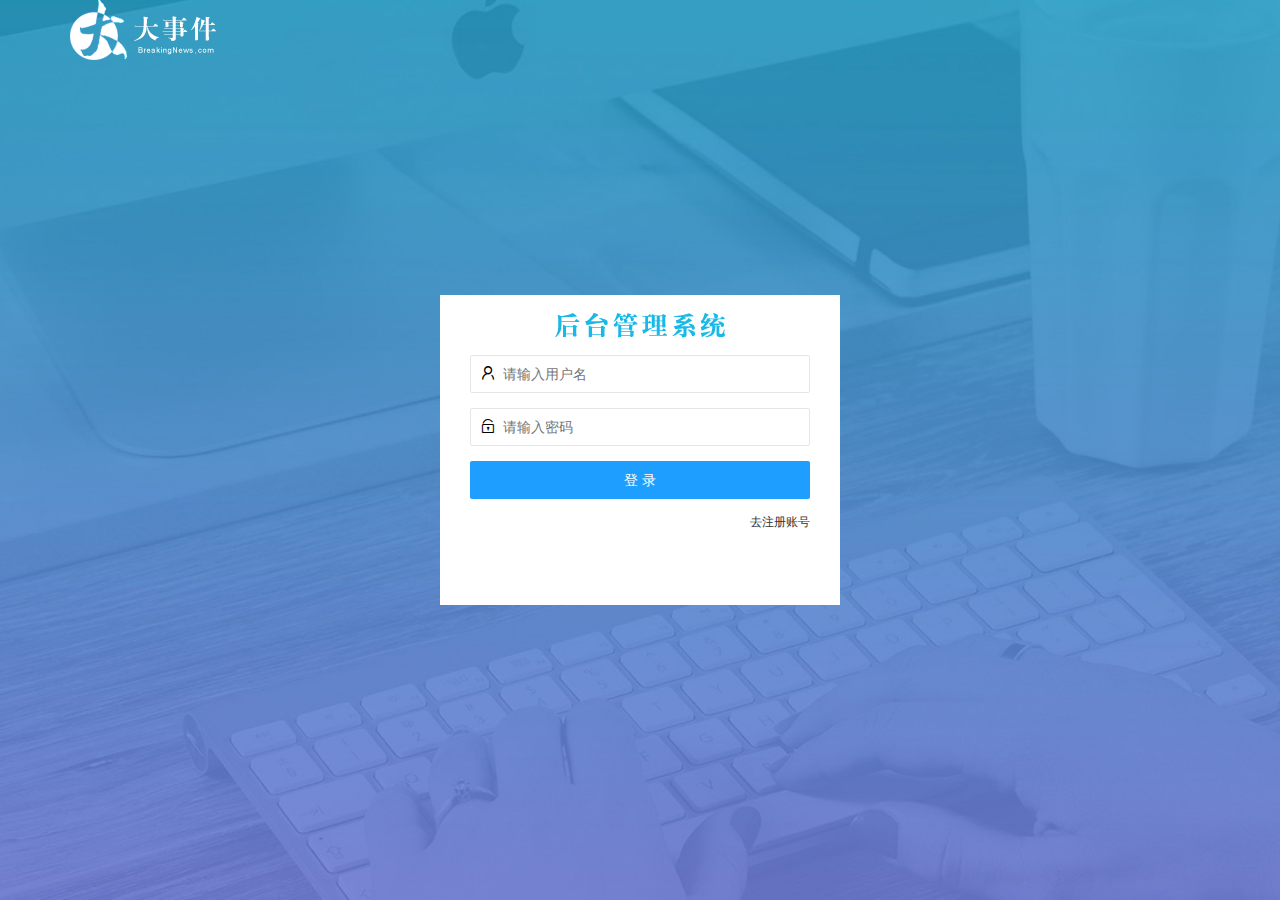
<file: login.html>
<!DOCTYPE html>
<html lang="en">
  <head>
    <meta charset="UTF-8" />
    <meta http-equiv="X-UA-Compatible" content="IE=edge" />
    <meta name="viewport" content="width=device-width, initial-scale=1.0" />
    <title>Document</title>
    <link rel="stylesheet" href="./assets/lib/layui/css/layui.css" />
    <link rel="stylesheet" href="./assets/css/login.css" />
  </head>
  <body>
    <!-- 头部的 Logo 区域 -->
    <div class="layui-main">
      <img src="./assets/images/logo.png" alt="" />
    </div>

    <!-- 登录注册区域 -->
    <div class="loginAndRegBox">
      <div class="title-box">
        <!-- 登录注册区域 -->
        <div class="loginAndRegBox">
          <div class="title-box"></div>
          <!-- 登录的div -->
          <div class="login-box">
            <form class="layui-form" action="" id="form_login">
              <!-- 用户名 -->
              <div class="layui-form-item">
                <i class="layui-icon layui-icon-username"></i>
                <input
                  type="text"
                  name="username"
                  required
                  lay-verify="required"
                  placeholder="请输入用户名"
                  autocomplete="off"
                  class="layui-input"
                />
              </div>
              <!-- 密码 -->
              <div class="layui-form-item">
                <i class="layui-icon layui-icon-password"></i>
                <input
                  type="password"
                  name="password"
                  required
                  lay-verify="required"
                  placeholder="请输入密码"
                  autocomplete="off"
                  class="layui-input"
                />
              </div>
              <!-- 登录按钮 -->
              <div class="layui-form-item">
                <!-- 注意：表单提交按钮和普通按钮的区别，就是 lay-submit 属性 -->
                <button
                  class="layui-btn layui-btn-fluid layui-btn-normal"
                  lay-submit
                >
                  登 录
                </button>
              </div>
              <div class="layui-form-item links">
                <a href="javascript:;" id="link_reg">去注册账号</a>
              </div>
            </form>
          </div>
          <!-- 注册的div -->
          <div class="reg-box">
            <form class="layui-form" action="" id="form_reg">
              <!-- 用户名 -->
              <div class="layui-form-item">
                <i class="layui-icon layui-icon-username"></i>
                <input
                  type="text"
                  name="username"
                  required
                  lay-verify="required"
                  placeholder="请输入用户名"
                  autocomplete="off"
                  class="layui-input"
                />
              </div>
              <!-- 密码 -->
              <div class="layui-form-item">
                <i class="layui-icon layui-icon-password"></i>
                <input
                  type="password"
                  name="password"
                  required
                  lay-verify="required"
                  placeholder="请输入密码"
                  autocomplete="off"
                  class="layui-input"
                />
              </div>
              <!-- 密码确认框 -->
              <div class="layui-form-item">
                <i class="layui-icon layui-icon-password"></i>
                <input
                  type="password"
                  name="repassword"
                  required
                  lay-verify="required|pwd|repwd"
                  placeholder="再次确认密码"
                  autocomplete="off"
                  class="layui-input"
                />
              </div>
              <!-- 注册按钮 -->
              <div class="layui-form-item">
                <!-- 注意：表单提交按钮和普通按钮的区别，就是 lay-submit 属性 -->
                <button
                  class="layui-btn layui-btn-fluid layui-btn-normal "
                  lay-submit
                >
                  注 册
                </button>
              </div>
              <div class="layui-form-item links">
                <a href="javascript:;" id="link_login">去登录</a>
              </div>
            </form>
          </div>
        </div>
      </div>
    </div>
    <script src="./assets/lib/layui/layui.all.js"></script>
    <script src="./assets/lib/jquery.js"></script>
    <script src="./assets/js/baseAPI.js"></script>
    <script src="./assets/js/login.js"></script>
  </body>
</html>
</file>
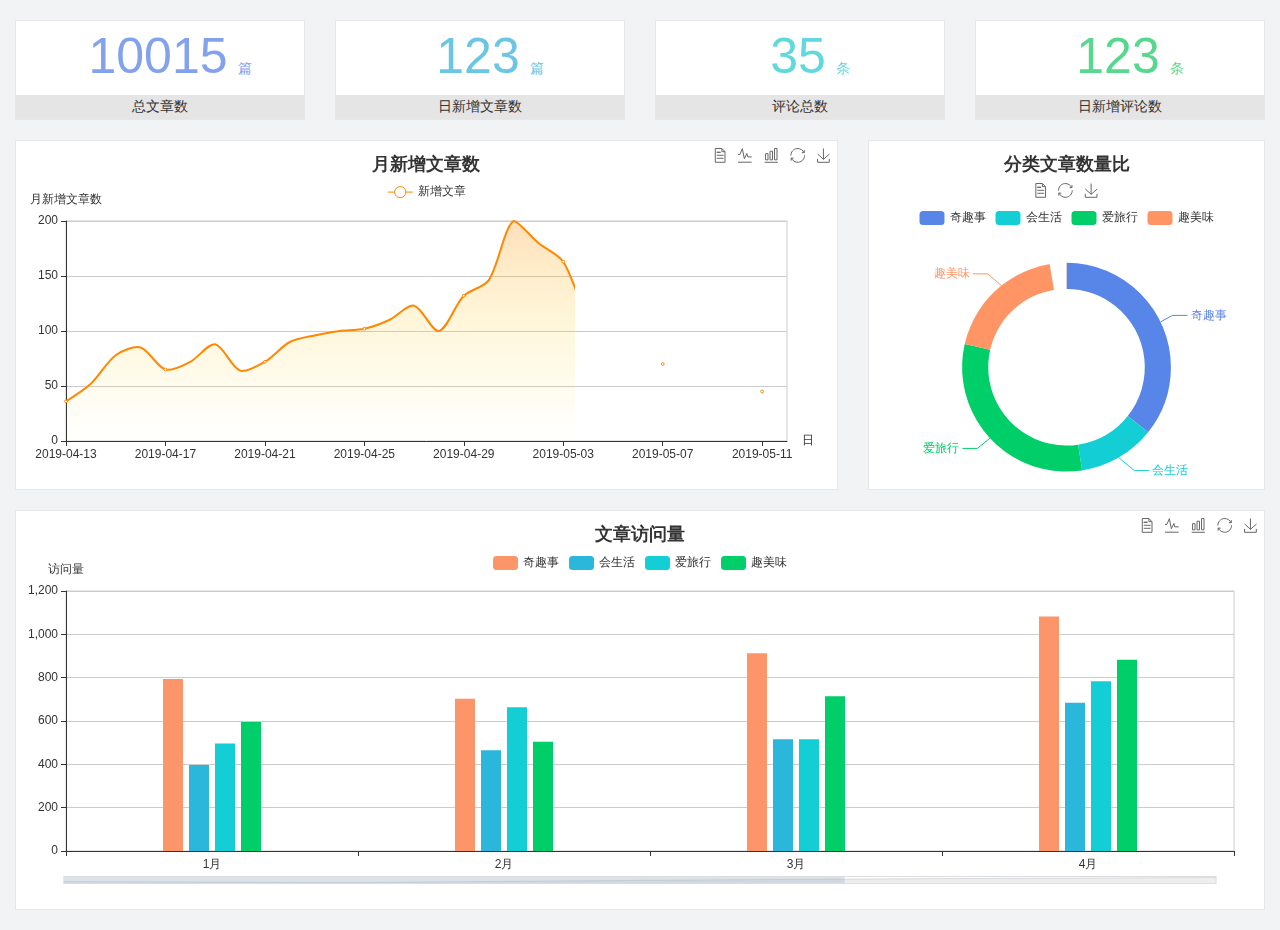
<file: home/dashboard.html>
<!DOCTYPE html>
<html lang="en">

<head>
  <meta charset="UTF-8">
  <meta name="viewport" content="width=device-width, initial-scale=1.0">
  <meta http-equiv="X-UA-Compatible" content="ie=edge">
  <title>图表统计</title>
  <link rel="stylesheet" href="../../assets/lib/bootstrap.css" />
  <link rel="stylesheet" href="../../assets/lib/main.css" />
  <script src="../../assets/lib/jquery.js"></script>
  <script type="text/javascript" src="../../assets/lib/echarts.min.js"></script>
</head>

<body>
  <div class="container-fluid">
    <div class="row spannel_list">
      <div class="col-sm-3 col-xs-6">
        <div class="spannel">
          <em>10015</em><span>篇</span>
          <b>总文章数</b>
        </div>
      </div>
      <div class="col-sm-3 col-xs-6">
        <div class="spannel scolor01">
          <em>123</em><span>篇</span>
          <b>日新增文章数</b>
        </div>
      </div>
      <div class="col-sm-3 col-xs-6">
        <div class="spannel scolor02">
          <em>35</em><span>条</span>
          <b>评论总数</b>
        </div>
      </div>
      <div class="col-sm-3 col-xs-6">
        <div class="spannel scolor03">
          <em>123</em><span>条</span>
          <b>日新增评论数</b>
        </div>
      </div>
    </div>
  </div>

  <div class="container-fluid">
    <div class="row curve-pie">
      <div class="col-lg-8 col-md-8">
        <div class="gragh_pannel" id="curve_show"></div>
      </div>
      <div class="col-lg-4 col-md-4">
        <div class="gragh_pannel" id="pie_show"></div>
      </div>
    </div>
  </div>

  <div class="container-fluid">
    <div class="column_pannel" id="column_show"></div>
  </div>

  <script>
    var oChart = echarts.init(document.getElementById('curve_show'));
    var aList_all = [
      { 'count': 36, 'date': '2019-04-13' },
      { 'count': 52, 'date': '2019-04-14' },
      { 'count': 78, 'date': '2019-04-15' },
      { 'count': 85, 'date': '2019-04-16' },
      { 'count': 65, 'date': '2019-04-17' },
      { 'count': 72, 'date': '2019-04-18' },
      { 'count': 88, 'date': '2019-04-19' },
      { 'count': 64, 'date': '2019-04-20' },
      { 'count': 72, 'date': '2019-04-21' },
      { 'count': 90, 'date': '2019-04-22' },
      { 'count': 96, 'date': '2019-04-23' },
      { 'count': 100, 'date': '2019-04-24' },
      { 'count': 102, 'date': '2019-04-25' },
      { 'count': 110, 'date': '2019-04-26' },
      { 'count': 123, 'date': '2019-04-27' },
      { 'count': 100, 'date': '2019-04-28' },
      { 'count': 132, 'date': '2019-04-29' },
      { 'count': 146, 'date': '2019-04-30' },
      { 'count': 200, 'date': '2019-05-01' },
      { 'count': 180, 'date': '2019-05-02' },
      { 'count': 163, 'date': '2019-05-03' },
      { 'count': 110, 'date': '2019-05-04' },
      { 'count': 80, 'date': '2019-05-05' },
      { 'count': 82, 'date': '2019-05-06' },
      { 'count': 70, 'date': '2019-05-07' },
      { 'count': 65, 'date': '2019-05-08' },
      { 'count': 54, 'date': '2019-05-09' },
      { 'count': 40, 'date': '2019-05-10' },
      { 'count': 45, 'date': '2019-05-11' },
      { 'count': 38, 'date': '2019-05-12' },
    ];

    let aCount = [];
    let aDate = [];

    for (var i = 0; i < aList_all.length; i++) {
      aCount.push(aList_all[i].count);
      aDate.push(aList_all[i].date);
    }

    var chartopt = {
      title: {
        text: '月新增文章数',
        left: 'center',
        top: '10'
      },
      tooltip: {
        trigger: 'axis'
      },
      legend: {
        data: ['新增文章'],
        top: '40'
      },
      toolbox: {
        show: true,
        feature: {
          mark: { show: true },
          dataView: { show: true, readOnly: false },
          magicType: { show: true, type: ['line', 'bar'] },
          restore: { show: true },
          saveAsImage: { show: true }
        }
      },
      calculable: true,
      xAxis: [
        {
          name: '日',
          type: 'category',
          boundaryGap: false,
          data: aDate
        }
      ],
      yAxis: [
        {
          name: '月新增文章数',
          type: 'value'
        }
      ],
      series: [
        {
          name: '新增文章',
          type: 'line',
          smooth: true,
          itemStyle: { normal: { areaStyle: { type: 'default' }, color: '#f80' }, lineStyle: { color: '#f80' } },
          data: aCount
        }],
      areaStyle: {
        normal: {
          color: new echarts.graphic.LinearGradient(0, 0, 0, 1, [{
            offset: 0,
            color: 'rgba(255,136,0,0.39)'
          }, {
            offset: .34,
            color: 'rgba(255,180,0,0.25)'
          }, {
            offset: 1,
            color: 'rgba(255,222,0,0.00)'
          }])

        }
      },
      grid: {
        show: true,
        x: 50,
        x2: 50,
        y: 80,
        height: 220
      }
    };

    oChart.setOption(chartopt);


    var oPie = echarts.init(document.getElementById('pie_show'));
    var oPieopt =
    {
      title: {
        top: 10,
        text: '分类文章数量比',
        x: 'center'
      },
      tooltip: {
        trigger: 'item',
        formatter: "{a} <br/>{b} : {c} ({d}%)"
      },
      color: ['#5885e8', '#13cfd5', '#00ce68', '#ff9565'],
      legend: {
        x: 'center',
        top: 65,
        data: ['奇趣事', '会生活', '爱旅行', '趣美味']
      },
      toolbox: {
        show: true,
        x: 'center',
        top: 35,
        feature: {
          mark: { show: true },
          dataView: { show: true, readOnly: false },
          magicType: {
            show: true,
            type: ['pie', 'funnel'],
            option: {
              funnel: {
                x: '25%',
                width: '50%',
                funnelAlign: 'left',
                max: 1548
              }
            }
          },
          restore: { show: true },
          saveAsImage: { show: true }
        }
      },
      calculable: true,
      series: [
        {
          name: '访问来源',
          type: 'pie',
          radius: ['45%', '60%'],
          center: ['50%', '65%'],
          data: [
            { value: 300, name: '奇趣事' },
            { value: 100, name: '会生活' },
            { value: 260, name: '爱旅行' },
            { value: 180, name: '趣美味' }
          ]
        }
      ]
    };
    oPie.setOption(oPieopt);



    var oColumn = this.echarts.init(document.getElementById('column_show'));
    var oColumnopt =
    {
      title: {
        text: '文章访问量',
        left: 'center',
        top: '10'
      },
      tooltip: {
        trigger: 'axis'
      },
      legend: {
        data: ['奇趣事', '会生活', '爱旅行', '趣美味'],
        top: '40'
      },
      toolbox: {
        show: true,
        feature: {
          mark: { show: true },
          dataView: { show: true, readOnly: false },
          magicType: { show: true, type: ['line', 'bar'] },
          restore: { show: true },
          saveAsImage: { show: true }
        }
      },
      calculable: true,
      xAxis: [
        {
          type: 'category',
          data: ['1月', '2月', '3月', '4月', '5月']
        }
      ],
      yAxis: [
        {
          name: '访问量',
          type: 'value'
        }
      ],
      series: [
        {
          name: '奇趣事',
          type: 'bar',
          barWidth: 20,
          itemStyle: {
            normal: { areaStyle: { type: 'default' }, color: '#fd956a' }
          },
          data: [800, 708, 920, 1090, 1200]
        },
        {
          name: '会生活',
          type: 'bar',
          barWidth: 20,
          itemStyle: {
            normal: { areaStyle: { type: 'default' }, color: '#2bb6db' }
          },
          data: [400, 468, 520, 690, 800]
        },
        {
          name: '爱旅行',
          type: 'bar',
          barWidth: 20,
          itemStyle: {
            normal: { areaStyle: { type: 'default' }, color: '#13cfd5' }
          },
          data: [500, 668, 520, 790, 900]
        },
        {
          name: '趣美味',
          type: 'bar',
          barWidth: 20,
          itemStyle: {
            normal: { areaStyle: { type: 'default' }, color: '#00ce68' }
          },
          data: [600, 508, 720, 890, 1000]
        }
      ],
      grid: {
        show: true,
        x: 50,
        x2: 30,
        y: 80,
        height: 260
      },
      dataZoom: [//给x轴设置滚动条
        {
          start: 0,//默认为0
          end: 100 - 1000 / 31,//默认为100
          type: 'slider',
          show: true,
          xAxisIndex: [0],
          handleSize: 0,//滑动条的 左右2个滑动条的大小
          height: 8,//组件高度
          left: 45, //左边的距离
          right: 50,//右边的距离
          bottom: 26,//右边的距离
          handleColor: '#ddd',//h滑动图标的颜色
          handleStyle: {
            borderColor: "#cacaca",
            borderWidth: "1",
            shadowBlur: 2,
            background: "#ddd",
            shadowColor: "#ddd",
          }
        }]
    };
    oColumn.setOption(oColumnopt);
  </script>
</body>

</html>
</file>
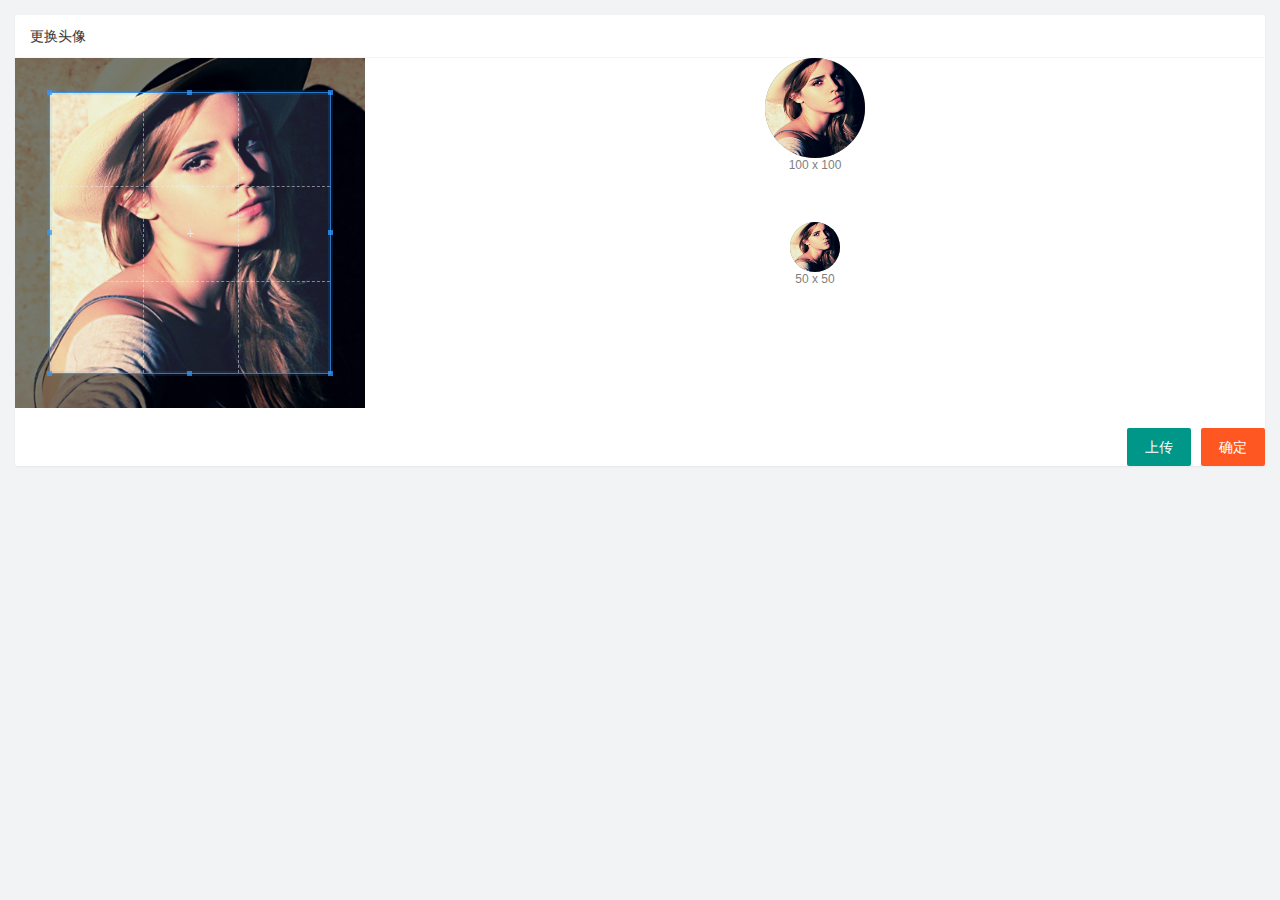
<file: user/user_avatar.html>
<!DOCTYPE html>
<html lang="en">
  <head>
    <meta charset="UTF-8" />
    <meta name="viewport" content="width=device-width, initial-scale=1.0" />
    <title>Document</title>
    <link rel="stylesheet" href="/assets/lib/cropper/cropper.css" />

    <link rel="stylesheet" href="/assets/lib/layui/css/layui.css" />

    <link rel="stylesheet" href="/assets/css/user/user_avatar.css" />
  </head>
  <body>
    <!-- 卡片区域 -->
    <div class="layui-card">
      <div class="layui-card-header">更换头像</div>
      <!-- 第一行的图片裁剪和预览区域 -->
<div class="row1">
  <!-- 图片裁剪区域 -->
  <div class="cropper-box">
    <!-- 这个 img 标签很重要，将来会把它初始化为裁剪区域 -->
    <img id="image" src="/assets/images/sample.jpg" />
  </div>
  <!-- 图片的预览区域 -->
  <div class="preview-box">
    <div>
      <!-- 宽高为 100px 的预览区域 -->
      <div class="img-preview w100"></div>
      <p class="size">100 x 100</p>
    </div>
    <div>
      <!-- 宽高为 50px 的预览区域 -->
      <div class="img-preview w50"></div>
      <p class="size">50 x 50</p>
    </div>
  </div>
</div
<!-- 第二行的按钮区域 -->
<div class="row2">
  <button type="button" class="layui-btn" id="btnChooseImage">上传</button>
  <button type="button" class="layui-btn layui-btn-danger" id="changeImage">确定</button>
</div>
<input type="file" id="file" accept="image/png,image/jpeg"  style="display: none;"/>

    <script src="/assets/lib/jquery.js"></script>
<script src="/assets/lib/layui/layui.all.js"></script>
<script src="/assets/lib/cropper/Cropper.js"></script>
<script src="/assets/lib/cropper/jquery-cropper.js"></script>
<script src="/assets/js/baseAPI.js"></script>
<script src="/assets/js/user/user_avatar.js"></script>
  </body>
</html>
</file>
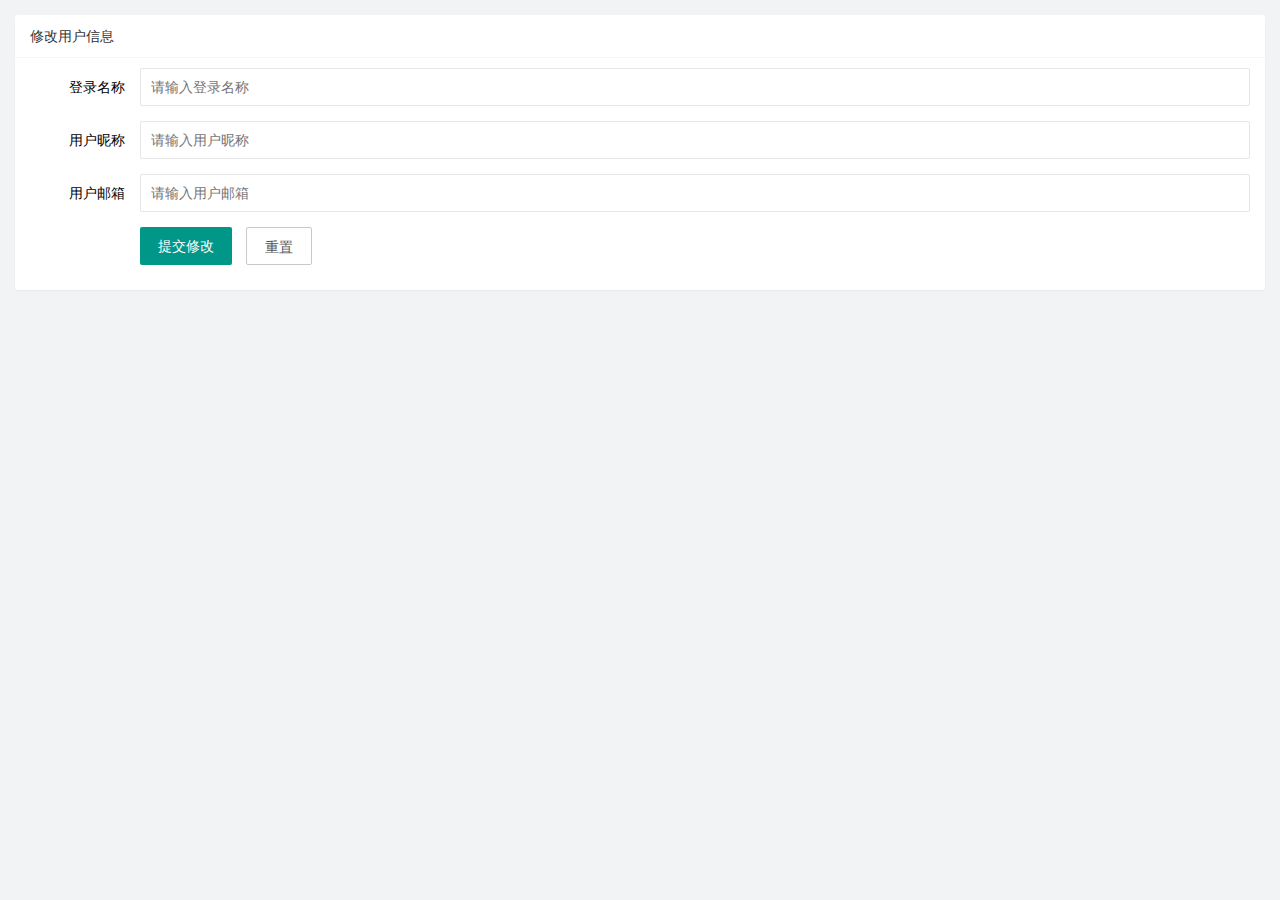
<file: user/user_info.html>
<!DOCTYPE html>
<html lang="en">
  <head>
    <meta charset="UTF-8" />
    <meta name="viewport" content="width=device-width, initial-scale=1.0" />
    <title>Document</title>
    <!-- 导入 layui 的样式 -->
    <link rel="stylesheet" href="/assets/lib/layui/css/layui.css" />
    <!-- 导入自己的样式 -->
    <link rel="stylesheet" href="/assets/css/user/user_info.css" />
  </head>
  <body>
    <!-- 卡片区域 -->
    <div class="layui-card">
      <div class="layui-card-header">修改用户信息</div>
      <div class="layui-card-body">
        <!-- form 表单区域 -->
        <form class="layui-form" action="" lay-filter="formUserInfo">
          <!-- 这是隐藏域 -->
          <input type="hidden" name="id" value="" />
          <div class="layui-form-item">
            <label class="layui-form-label">登录名称</label>
            <div class="layui-input-block">
              <input
                type="text"
                name="username"
                required
                lay-verify="required"
                placeholder="请输入登录名称"
                autocomplete="off"
                class="layui-input"
                readonly
              />
            </div>
          </div>
          <div class="layui-form-item">
            <label class="layui-form-label">用户昵称</label>
            <div class="layui-input-block">
              <input
                type="text"
                name="nickname"
                required
                lay-verify="required|nickname"
                placeholder="请输入用户昵称"
                autocomplete="off"
                class="layui-input"
              />
            </div>
          </div>
          <div class="layui-form-item">
            <label class="layui-form-label">用户邮箱</label>
            <div class="layui-input-block">
              <input
                type="text"
                name="email"
                required
                lay-verify="required|email"
                placeholder="请输入用户邮箱"
                autocomplete="off"
                class="layui-input"
              />
            </div>
          </div>
          <div class="layui-form-item">
            <div class="layui-input-block">
              <button class="layui-btn" lay-submit lay-filter="formDemo">
                提交修改
              </button>
              <button type="reset" class="layui-btn layui-btn-primary" id="btnReset">
                重置
              </button>
            </div>
          </div>
        </form>
      </div>
    </div>

    <!-- 导入 layui 的 js -->
    <script src="/assets/lib/layui/layui.all.js"></script>
    <!-- 导入 jquery -->
    <script src="/assets/lib/jquery.js"></script>
    <script src="/assets/js/baseAPI.js"></script>
    <!-- 导入自己的 js -->
    <script src="/assets/js/user/user_info.js"></script>
  </body>
</html>
</file>
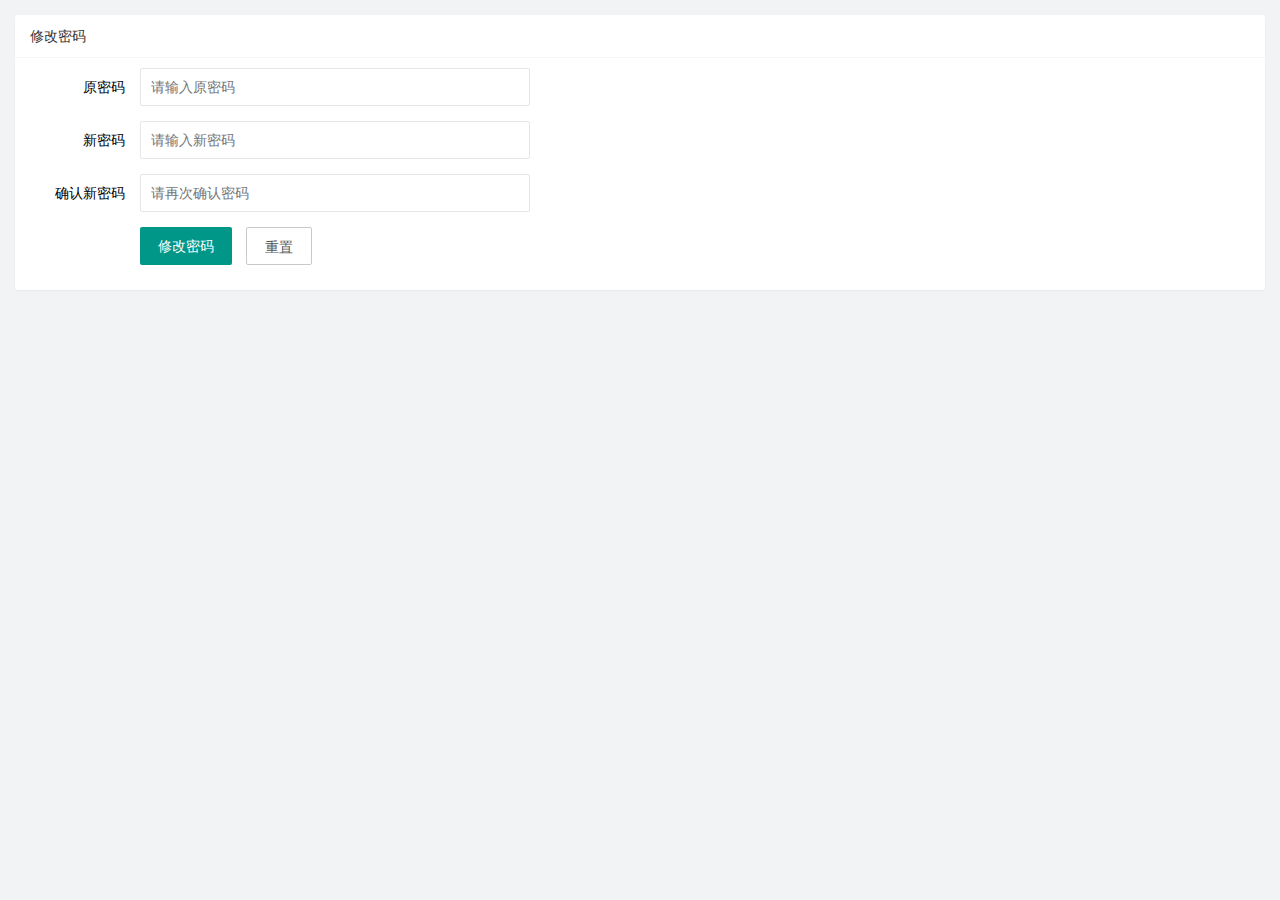
<file: user/user_pwd.html>
<!DOCTYPE html>
<html lang="en">
  <head>
    <meta charset="UTF-8" />
    <meta name="viewport" content="width=device-width, initial-scale=1.0" />
    <title>Document</title>
    <link rel="stylesheet" href="/assets/lib/layui/css/layui.css" />
    <link rel="stylesheet" href="/assets/css/user/user_pwd.css" />
  </head>
  <body>
    <!-- 卡片区域 -->
    <div class="layui-card">
      <div class="layui-card-header">修改密码</div>
      <div class="layui-card-body">
        <form class="layui-form">
          <div class="layui-form-item">
            <label class="layui-form-label">原密码</label>
            <div class="layui-input-block">
              <input type="password" name="oldPwd" required lay-verify="required|pwd" placeholder="请输入原密码" autocomplete="off" class="layui-input" />
            </div>
          </div>
          <div class="layui-form-item">
            <label class="layui-form-label">新密码</label>
            <div class="layui-input-block">
              <input type="password" name="newPwd" required lay-verify="required|pwd|samePwd" placeholder="请输入新密码" autocomplete="off" class="layui-input" />
            </div>
          </div>
          <div class="layui-form-item">
            <label class="layui-form-label">确认新密码</label>
            <div class="layui-input-block">
              <input type="password" name="rePwd" required lay-verify="required|pwd|rePwd" placeholder="请再次确认密码" autocomplete="off" class="layui-input" />
            </div>
          </div>
          <div class="layui-form-item">
            <div class="layui-input-block">
              <button class="layui-btn" lay-submit lay-filter="formDemo">修改密码</button>
              <button type="reset" class="layui-btn layui-btn-primary">重置</button>
            </div>
          </div>
        </form>
      </div>
    </div>

    <!-- 导入 layui 的 js -->
<script src="/assets/lib/layui/layui.all.js"></script>
<!-- 导入 jQuery -->
<script src="/assets/lib/jquery.js"></script>
<!-- 导入 baseAPI -->
<script src="/assets/js/baseAPI.js"></script>
<!-- 导入自己的 js -->
<script src="/assets/js/user/user_pwd.js"></script>
  </body>
</html>
</file>
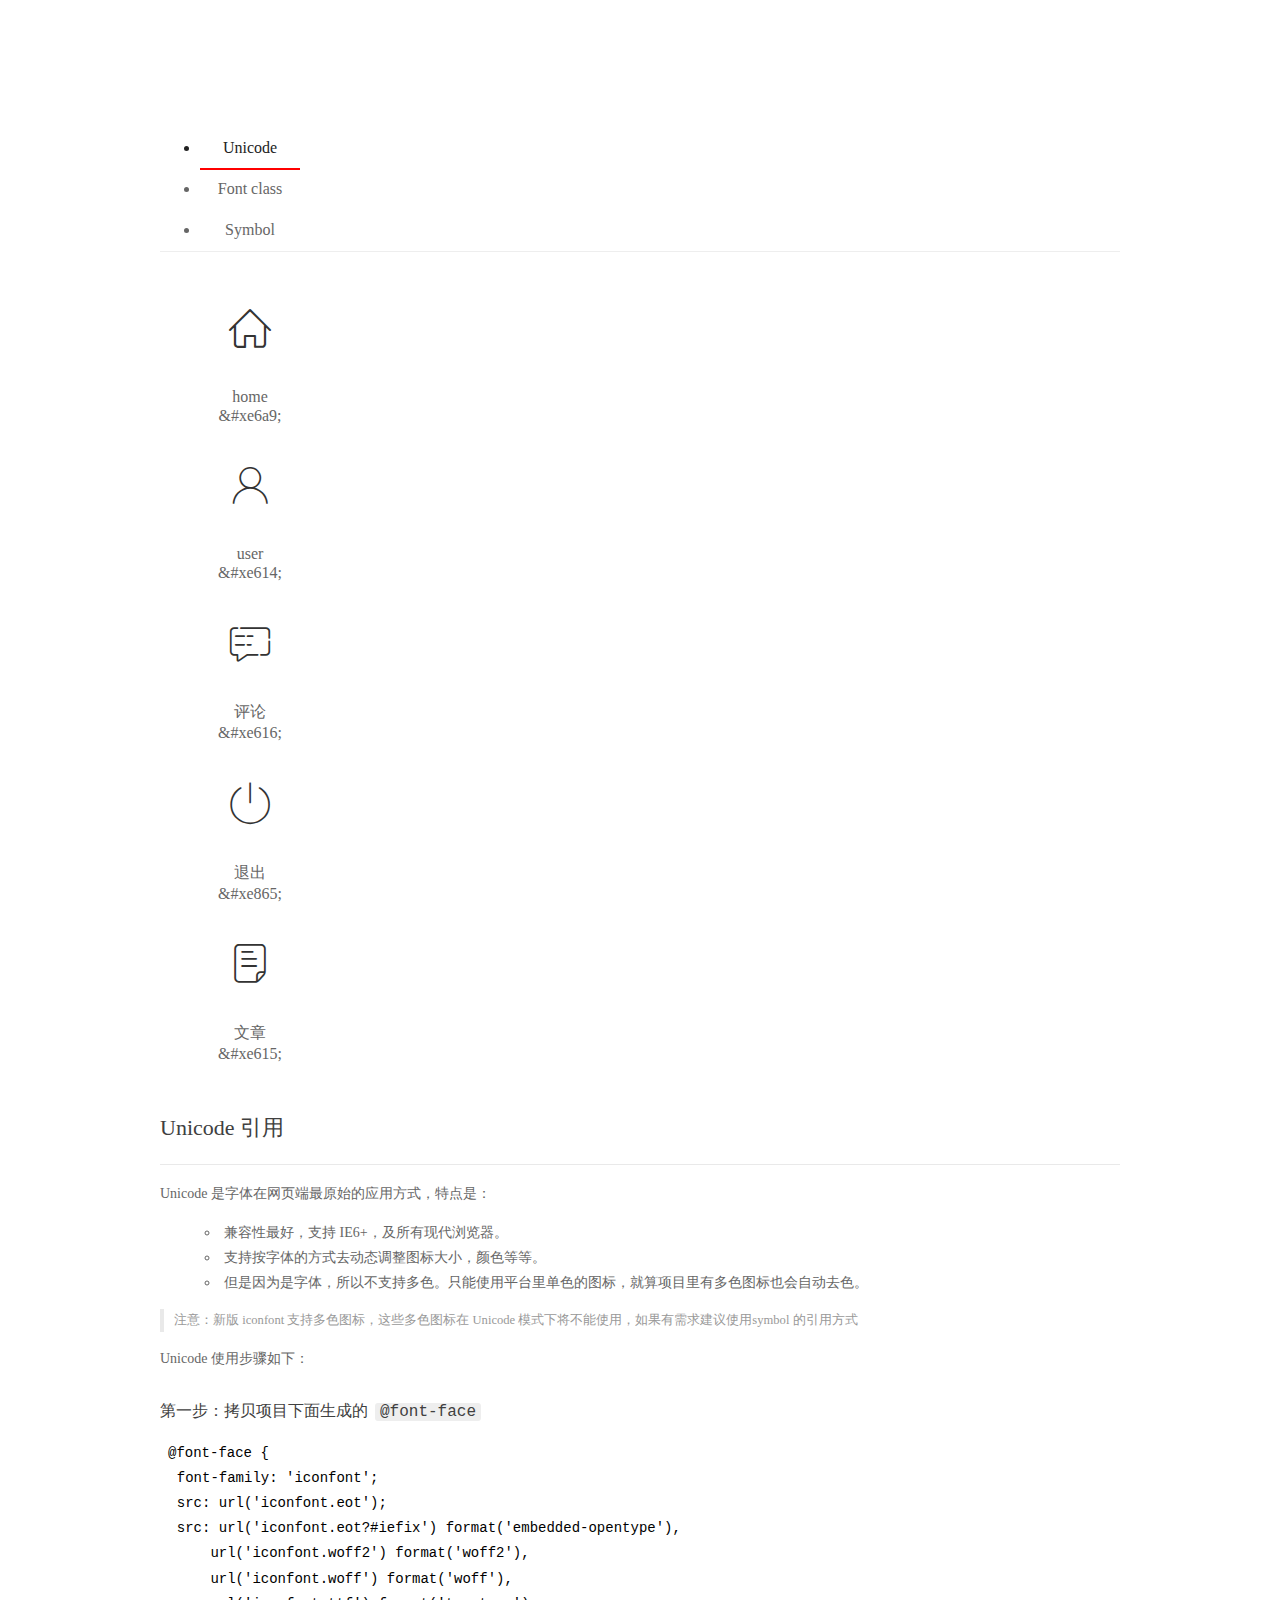
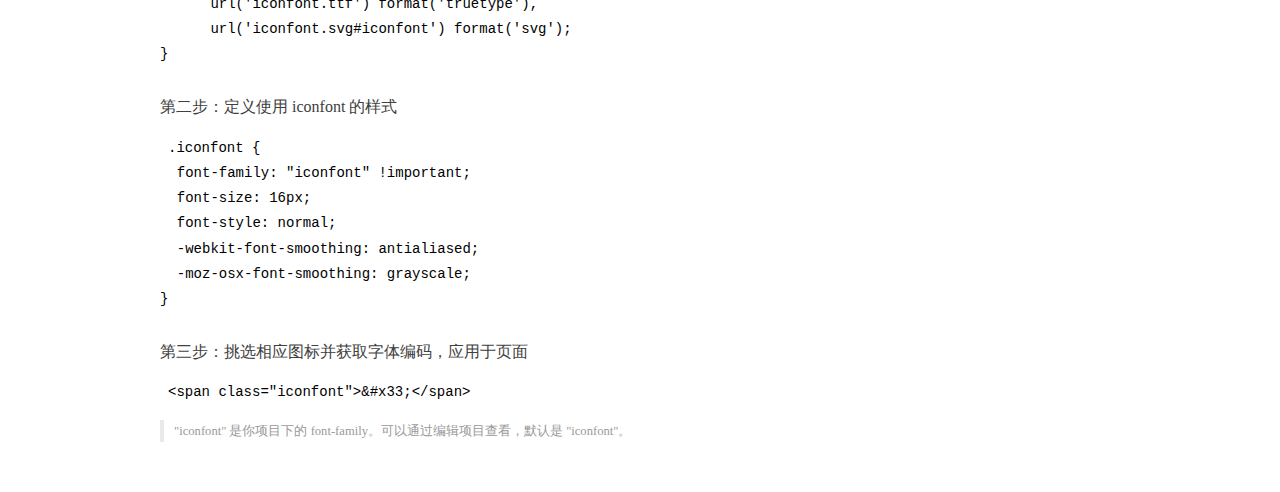
<file: assets/fonts/demo_index.html>
<!DOCTYPE html>
<html>
<head>
  <meta charset="utf-8"/>
  <title>IconFont Demo</title>
  <link rel="shortcut icon" href="https://gtms04.alicdn.com/tps/i4/TB1_oz6GVXXXXaFXpXXJDFnIXXX-64-64.ico" type="image/x-icon"/>
  <link rel="stylesheet" href="https://g.alicdn.com/thx/cube/1.3.2/cube.min.css">
  <link rel="stylesheet" href="demo.css">
  <link rel="stylesheet" href="iconfont.css">
  <script src="iconfont.js"></script>
  <!-- jQuery -->
  <script src="https://a1.alicdn.com/oss/uploads/2018/12/26/7bfddb60-08e8-11e9-9b04-53e73bb6408b.js"></script>
  <!-- 代码高亮 -->
  <script src="https://a1.alicdn.com/oss/uploads/2018/12/26/a3f714d0-08e6-11e9-8a15-ebf944d7534c.js"></script>
</head>
<body>
  <div class="main">
    <h1 class="logo"><a href="https://www.iconfont.cn/" title="iconfont 首页" target="_blank">&#xe86b;</a></h1>
    <div class="nav-tabs">
      <ul id="tabs" class="dib-box">
        <li class="dib active"><span>Unicode</span></li>
        <li class="dib"><span>Font class</span></li>
        <li class="dib"><span>Symbol</span></li>
      </ul>
      
    </div>
    <div class="tab-container">
      <div class="content unicode" style="display: block;">
          <ul class="icon_lists dib-box">
          
            <li class="dib">
              <span class="icon iconfont">&#xe6a9;</span>
                <div class="name">home</div>
                <div class="code-name">&amp;#xe6a9;</div>
              </li>
          
            <li class="dib">
              <span class="icon iconfont">&#xe614;</span>
                <div class="name">user</div>
                <div class="code-name">&amp;#xe614;</div>
              </li>
          
            <li class="dib">
              <span class="icon iconfont">&#xe616;</span>
                <div class="name">评论</div>
                <div class="code-name">&amp;#xe616;</div>
              </li>
          
            <li class="dib">
              <span class="icon iconfont">&#xe865;</span>
                <div class="name">退出</div>
                <div class="code-name">&amp;#xe865;</div>
              </li>
          
            <li class="dib">
              <span class="icon iconfont">&#xe615;</span>
                <div class="name">文章</div>
                <div class="code-name">&amp;#xe615;</div>
              </li>
          
          </ul>
          <div class="article markdown">
          <h2 id="unicode-">Unicode 引用</h2>
          <hr>

          <p>Unicode 是字体在网页端最原始的应用方式，特点是：</p>
          <ul>
            <li>兼容性最好，支持 IE6+，及所有现代浏览器。</li>
            <li>支持按字体的方式去动态调整图标大小，颜色等等。</li>
            <li>但是因为是字体，所以不支持多色。只能使用平台里单色的图标，就算项目里有多色图标也会自动去色。</li>
          </ul>
          <blockquote>
            <p>注意：新版 iconfont 支持多色图标，这些多色图标在 Unicode 模式下将不能使用，如果有需求建议使用symbol 的引用方式</p>
          </blockquote>
          <p>Unicode 使用步骤如下：</p>
          <h3 id="-font-face">第一步：拷贝项目下面生成的 <code>@font-face</code></h3>
<pre><code class="language-css"
>@font-face {
  font-family: 'iconfont';
  src: url('iconfont.eot');
  src: url('iconfont.eot?#iefix') format('embedded-opentype'),
      url('iconfont.woff2') format('woff2'),
      url('iconfont.woff') format('woff'),
      url('iconfont.ttf') format('truetype'),
      url('iconfont.svg#iconfont') format('svg');
}
</code></pre>
          <h3 id="-iconfont-">第二步：定义使用 iconfont 的样式</h3>
<pre><code class="language-css"
>.iconfont {
  font-family: "iconfont" !important;
  font-size: 16px;
  font-style: normal;
  -webkit-font-smoothing: antialiased;
  -moz-osx-font-smoothing: grayscale;
}
</code></pre>
          <h3 id="-">第三步：挑选相应图标并获取字体编码，应用于页面</h3>
<pre>
<code class="language-html"
>&lt;span class="iconfont"&gt;&amp;#x33;&lt;/span&gt;
</code></pre>
          <blockquote>
            <p>"iconfont" 是你项目下的 font-family。可以通过编辑项目查看，默认是 "iconfont"。</p>
          </blockquote>
          </div>
      </div>
      <div class="content font-class">
        <ul class="icon_lists dib-box">
          
          <li class="dib">
            <span class="icon iconfont icon-home"></span>
            <div class="name">
              home
            </div>
            <div class="code-name">.icon-home
            </div>
          </li>
          
          <li class="dib">
            <span class="icon iconfont icon-user"></span>
            <div class="name">
              user
            </div>
            <div class="code-name">.icon-user
            </div>
          </li>
          
          <li class="dib">
            <span class="icon iconfont icon-pinglun"></span>
            <div class="name">
              评论
            </div>
            <div class="code-name">.icon-pinglun
            </div>
          </li>
          
          <li class="dib">
            <span class="icon iconfont icon-tuichu"></span>
            <div class="name">
              退出
            </div>
            <div class="code-name">.icon-tuichu
            </div>
          </li>
          
          <li class="dib">
            <span class="icon iconfont icon-16"></span>
            <div class="name">
              文章
            </div>
            <div class="code-name">.icon-16
            </div>
          </li>
          
        </ul>
        <div class="article markdown">
        <h2 id="font-class-">font-class 引用</h2>
        <hr>

        <p>font-class 是 Unicode 使用方式的一种变种，主要是解决 Unicode 书写不直观，语意不明确的问题。</p>
        <p>与 Unicode 使用方式相比，具有如下特点：</p>
        <ul>
          <li>兼容性良好，支持 IE8+，及所有现代浏览器。</li>
          <li>相比于 Unicode 语意明确，书写更直观。可以很容易分辨这个 icon 是什么。</li>
          <li>因为使用 class 来定义图标，所以当要替换图标时，只需要修改 class 里面的 Unicode 引用。</li>
          <li>不过因为本质上还是使用的字体，所以多色图标还是不支持的。</li>
        </ul>
        <p>使用步骤如下：</p>
        <h3 id="-fontclass-">第一步：引入项目下面生成的 fontclass 代码：</h3>
<pre><code class="language-html">&lt;link rel="stylesheet" href="./iconfont.css"&gt;
</code></pre>
        <h3 id="-">第二步：挑选相应图标并获取类名，应用于页面：</h3>
<pre><code class="language-html">&lt;span class="iconfont icon-xxx"&gt;&lt;/span&gt;
</code></pre>
        <blockquote>
          <p>"
            iconfont" 是你项目下的 font-family。可以通过编辑项目查看，默认是 "iconfont"。</p>
        </blockquote>
      </div>
      </div>
      <div class="content symbol">
          <ul class="icon_lists dib-box">
          
            <li class="dib">
                <svg class="icon svg-icon" aria-hidden="true">
                  <use xlink:href="#icon-home"></use>
                </svg>
                <div class="name">home</div>
                <div class="code-name">#icon-home</div>
            </li>
          
            <li class="dib">
                <svg class="icon svg-icon" aria-hidden="true">
                  <use xlink:href="#icon-user"></use>
                </svg>
                <div class="name">user</div>
                <div class="code-name">#icon-user</div>
            </li>
          
            <li class="dib">
                <svg class="icon svg-icon" aria-hidden="true">
                  <use xlink:href="#icon-pinglun"></use>
                </svg>
                <div class="name">评论</div>
                <div class="code-name">#icon-pinglun</div>
            </li>
          
            <li class="dib">
                <svg class="icon svg-icon" aria-hidden="true">
                  <use xlink:href="#icon-tuichu"></use>
                </svg>
                <div class="name">退出</div>
                <div class="code-name">#icon-tuichu</div>
            </li>
          
            <li class="dib">
                <svg class="icon svg-icon" aria-hidden="true">
                  <use xlink:href="#icon-16"></use>
                </svg>
                <div class="name">文章</div>
                <div class="code-name">#icon-16</div>
            </li>
          
          </ul>
          <div class="article markdown">
          <h2 id="symbol-">Symbol 引用</h2>
          <hr>

          <p>这是一种全新的使用方式，应该说这才是未来的主流，也是平台目前推荐的用法。相关介绍可以参考这篇<a href="">文章</a>
            这种用法其实是做了一个 SVG 的集合，与另外两种相比具有如下特点：</p>
          <ul>
            <li>支持多色图标了，不再受单色限制。</li>
            <li>通过一些技巧，支持像字体那样，通过 <code>font-size</code>, <code>color</code> 来调整样式。</li>
            <li>兼容性较差，支持 IE9+，及现代浏览器。</li>
            <li>浏览器渲染 SVG 的性能一般，还不如 png。</li>
          </ul>
          <p>使用步骤如下：</p>
          <h3 id="-symbol-">第一步：引入项目下面生成的 symbol 代码：</h3>
<pre><code class="language-html">&lt;script src="./iconfont.js"&gt;&lt;/script&gt;
</code></pre>
          <h3 id="-css-">第二步：加入通用 CSS 代码（引入一次就行）：</h3>
<pre><code class="language-html">&lt;style&gt;
.icon {
  width: 1em;
  height: 1em;
  vertical-align: -0.15em;
  fill: currentColor;
  overflow: hidden;
}
&lt;/style&gt;
</code></pre>
          <h3 id="-">第三步：挑选相应图标并获取类名，应用于页面：</h3>
<pre><code class="language-html">&lt;svg class="icon" aria-hidden="true"&gt;
  &lt;use xlink:href="#icon-xxx"&gt;&lt;/use&gt;
&lt;/svg&gt;
</code></pre>
          </div>
      </div>

    </div>
  </div>
  <script>
  $(document).ready(function () {
      $('.tab-container .content:first').show()

      $('#tabs li').click(function (e) {
        var tabContent = $('.tab-container .content')
        var index = $(this).index()

        if ($(this).hasClass('active')) {
          return
        } else {
          $('#tabs li').removeClass('active')
          $(this).addClass('active')

          tabContent.hide().eq(index).fadeIn()
        }
      })
    })
  </script>
</body>
</html>
</file>
<file: assets/lib/layui/css/layui.css>
/** layui-v2.5.5 MIT License By https://www.layui.com */
 .layui-inline,img{display:inline-block;vertical-align:middle}h1,h2,h3,h4,h5,h6{font-weight:400}.layui-edge,.layui-header,.layui-inline,.layui-main{position:relative}.layui-body,.layui-edge,.layui-elip{overflow:hidden}.layui-btn,.layui-edge,.layui-inline,img{vertical-align:middle}.layui-btn,.layui-disabled,.layui-icon,.layui-unselect{-moz-user-select:none;-webkit-user-select:none;-ms-user-select:none}.layui-elip,.layui-form-checkbox span,.layui-form-pane .layui-form-label{text-overflow:ellipsis;white-space:nowrap}.layui-breadcrumb,.layui-tree-btnGroup{visibility:hidden}blockquote,body,button,dd,div,dl,dt,form,h1,h2,h3,h4,h5,h6,input,li,ol,p,pre,td,textarea,th,ul{margin:0;padding:0;-webkit-tap-highlight-color:rgba(0,0,0,0)}a:active,a:hover{outline:0}img{border:none}li{list-style:none}table{border-collapse:collapse;border-spacing:0}h4,h5,h6{font-size:100%}button,input,optgroup,option,select,textarea{font-family:inherit;font-size:inherit;font-style:inherit;font-weight:inherit;outline:0}pre{white-space:pre-wrap;white-space:-moz-pre-wrap;white-space:-pre-wrap;white-space:-o-pre-wrap;word-wrap:break-word}body{line-height:24px;font:14px Helvetica Neue,Helvetica,PingFang SC,Tahoma,Arial,sans-serif}hr{height:1px;margin:10px 0;border:0;clear:both}a{color:#333;text-decoration:none}a:hover{color:#777}a cite{font-style:normal;*cursor:pointer}.layui-border-box,.layui-border-box *{box-sizing:border-box}.layui-box,.layui-box *{box-sizing:content-box}.layui-clear{clear:both;*zoom:1}.layui-clear:after{content:'\20';clear:both;*zoom:1;display:block;height:0}.layui-inline{*display:inline;*zoom:1}.layui-edge{display:inline-block;width:0;height:0;border-width:6px;border-style:dashed;border-color:transparent}.layui-edge-top{top:-4px;border-bottom-color:#999;border-bottom-style:solid}.layui-edge-right{border-left-color:#999;border-left-style:solid}.layui-edge-bottom{top:2px;border-top-color:#999;border-top-style:solid}.layui-edge-left{border-right-color:#999;border-right-style:solid}.layui-disabled,.layui-disabled:hover{color:#d2d2d2!important;cursor:not-allowed!important}.layui-circle{border-radius:100%}.layui-show{display:block!important}.layui-hide{display:none!important}@font-face{font-family:layui-icon;src:url(../font/iconfont.eot?v=250);src:url(../font/iconfont.eot?v=250#iefix) format('embedded-opentype'),url(../font/iconfont.woff2?v=250) format('woff2'),url(../font/iconfont.woff?v=250) format('woff'),url(../font/iconfont.ttf?v=250) format('truetype'),url(../font/iconfont.svg?v=250#layui-icon) format('svg')}.layui-icon{font-family:layui-icon!important;font-size:16px;font-style:normal;-webkit-font-smoothing:antialiased;-moz-osx-font-smoothing:grayscale}.layui-icon-reply-fill:before{content:"\e611"}.layui-icon-set-fill:before{content:"\e614"}.layui-icon-menu-fill:before{content:"\e60f"}.layui-icon-search:before{content:"\e615"}.layui-icon-share:before{content:"\e641"}.layui-icon-set-sm:before{content:"\e620"}.layui-icon-engine:before{content:"\e628"}.layui-icon-close:before{content:"\1006"}.layui-icon-close-fill:before{content:"\1007"}.layui-icon-chart-screen:before{content:"\e629"}.layui-icon-star:before{content:"\e600"}.layui-icon-circle-dot:before{content:"\e617"}.layui-icon-chat:before{content:"\e606"}.layui-icon-release:before{content:"\e609"}.layui-icon-list:before{content:"\e60a"}.layui-icon-chart:before{content:"\e62c"}.layui-icon-ok-circle:before{content:"\1005"}.layui-icon-layim-theme:before{content:"\e61b"}.layui-icon-table:before{content:"\e62d"}.layui-icon-right:before{content:"\e602"}.layui-icon-left:before{content:"\e603"}.layui-icon-cart-simple:before{content:"\e698"}.layui-icon-face-cry:before{content:"\e69c"}.layui-icon-face-smile:before{content:"\e6af"}.layui-icon-survey:before{content:"\e6b2"}.layui-icon-tree:before{content:"\e62e"}.layui-icon-upload-circle:before{content:"\e62f"}.layui-icon-add-circle:before{content:"\e61f"}.layui-icon-download-circle:before{content:"\e601"}.layui-icon-templeate-1:before{content:"\e630"}.layui-icon-util:before{content:"\e631"}.layui-icon-face-surprised:before{content:"\e664"}.layui-icon-edit:before{content:"\e642"}.layui-icon-speaker:before{content:"\e645"}.layui-icon-down:before{content:"\e61a"}.layui-icon-file:before{content:"\e621"}.layui-icon-layouts:before{content:"\e632"}.layui-icon-rate-half:before{content:"\e6c9"}.layui-icon-add-circle-fine:before{content:"\e608"}.layui-icon-prev-circle:before{content:"\e633"}.layui-icon-read:before{content:"\e705"}.layui-icon-404:before{content:"\e61c"}.layui-icon-carousel:before{content:"\e634"}.layui-icon-help:before{content:"\e607"}.layui-icon-code-circle:before{content:"\e635"}.layui-icon-water:before{content:"\e636"}.layui-icon-username:before{content:"\e66f"}.layui-icon-find-fill:before{content:"\e670"}.layui-icon-about:before{content:"\e60b"}.layui-icon-location:before{content:"\e715"}.layui-icon-up:before{content:"\e619"}.layui-icon-pause:before{content:"\e651"}.layui-icon-date:before{content:"\e637"}.layui-icon-layim-uploadfile:before{content:"\e61d"}.layui-icon-delete:before{content:"\e640"}.layui-icon-play:before{content:"\e652"}.layui-icon-top:before{content:"\e604"}.layui-icon-friends:before{content:"\e612"}.layui-icon-refresh-3:before{content:"\e9aa"}.layui-icon-ok:before{content:"\e605"}.layui-icon-layer:before{content:"\e638"}.layui-icon-face-smile-fine:before{content:"\e60c"}.layui-icon-dollar:before{content:"\e659"}.layui-icon-group:before{content:"\e613"}.layui-icon-layim-download:before{content:"\e61e"}.layui-icon-picture-fine:before{content:"\e60d"}.layui-icon-link:before{content:"\e64c"}.layui-icon-diamond:before{content:"\e735"}.layui-icon-log:before{content:"\e60e"}.layui-icon-rate-solid:before{content:"\e67a"}.layui-icon-fonts-del:before{content:"\e64f"}.layui-icon-unlink:before{content:"\e64d"}.layui-icon-fonts-clear:before{content:"\e639"}.layui-icon-triangle-r:before{content:"\e623"}.layui-icon-circle:before{content:"\e63f"}.layui-icon-radio:before{content:"\e643"}.layui-icon-align-center:before{content:"\e647"}.layui-icon-align-right:before{content:"\e648"}.layui-icon-align-left:before{content:"\e649"}.layui-icon-loading-1:before{content:"\e63e"}.layui-icon-return:before{content:"\e65c"}.layui-icon-fonts-strong:before{content:"\e62b"}.layui-icon-upload:before{content:"\e67c"}.layui-icon-dialogue:before{content:"\e63a"}.layui-icon-video:before{content:"\e6ed"}.layui-icon-headset:before{content:"\e6fc"}.layui-icon-cellphone-fine:before{content:"\e63b"}.layui-icon-add-1:before{content:"\e654"}.layui-icon-face-smile-b:before{content:"\e650"}.layui-icon-fonts-html:before{content:"\e64b"}.layui-icon-form:before{content:"\e63c"}.layui-icon-cart:before{content:"\e657"}.layui-icon-camera-fill:before{content:"\e65d"}.layui-icon-tabs:before{content:"\e62a"}.layui-icon-fonts-code:before{content:"\e64e"}.layui-icon-fire:before{content:"\e756"}.layui-icon-set:before{content:"\e716"}.layui-icon-fonts-u:before{content:"\e646"}.layui-icon-triangle-d:before{content:"\e625"}.layui-icon-tips:before{content:"\e702"}.layui-icon-picture:before{content:"\e64a"}.layui-icon-more-vertical:before{content:"\e671"}.layui-icon-flag:before{content:"\e66c"}.layui-icon-loading:before{content:"\e63d"}.layui-icon-fonts-i:before{content:"\e644"}.layui-icon-refresh-1:before{content:"\e666"}.layui-icon-rmb:before{content:"\e65e"}.layui-icon-home:before{content:"\e68e"}.layui-icon-user:before{content:"\e770"}.layui-icon-notice:before{content:"\e667"}.layui-icon-login-weibo:before{content:"\e675"}.layui-icon-voice:before{content:"\e688"}.layui-icon-upload-drag:before{content:"\e681"}.layui-icon-login-qq:before{content:"\e676"}.layui-icon-snowflake:before{content:"\e6b1"}.layui-icon-file-b:before{content:"\e655"}.layui-icon-template:before{content:"\e663"}.layui-icon-auz:before{content:"\e672"}.layui-icon-console:before{content:"\e665"}.layui-icon-app:before{content:"\e653"}.layui-icon-prev:before{content:"\e65a"}.layui-icon-website:before{content:"\e7ae"}.layui-icon-next:before{content:"\e65b"}.layui-icon-component:before{content:"\e857"}.layui-icon-more:before{content:"\e65f"}.layui-icon-login-wechat:before{content:"\e677"}.layui-icon-shrink-right:before{content:"\e668"}.layui-icon-spread-left:before{content:"\e66b"}.layui-icon-camera:before{content:"\e660"}.layui-icon-note:before{content:"\e66e"}.layui-icon-refresh:before{content:"\e669"}.layui-icon-female:before{content:"\e661"}.layui-icon-male:before{content:"\e662"}.layui-icon-password:before{content:"\e673"}.layui-icon-senior:before{content:"\e674"}.layui-icon-theme:before{content:"\e66a"}.layui-icon-tread:before{content:"\e6c5"}.layui-icon-praise:before{content:"\e6c6"}.layui-icon-star-fill:before{content:"\e658"}.layui-icon-rate:before{content:"\e67b"}.layui-icon-template-1:before{content:"\e656"}.layui-icon-vercode:before{content:"\e679"}.layui-icon-cellphone:before{content:"\e678"}.layui-icon-screen-full:before{content:"\e622"}.layui-icon-screen-restore:before{content:"\e758"}.layui-icon-cols:before{content:"\e610"}.layui-icon-export:before{content:"\e67d"}.layui-icon-print:before{content:"\e66d"}.layui-icon-slider:before{content:"\e714"}.layui-icon-addition:before{content:"\e624"}.layui-icon-subtraction:before{content:"\e67e"}.layui-icon-service:before{content:"\e626"}.layui-icon-transfer:before{content:"\e691"}.layui-main{width:1140px;margin:0 auto}.layui-header{z-index:1000;height:60px}.layui-header a:hover{transition:all .5s;-webkit-transition:all .5s}.layui-side{position:fixed;left:0;top:0;bottom:0;z-index:999;width:200px;overflow-x:hidden}.layui-side-scroll{position:relative;width:220px;height:100%;overflow-x:hidden}.layui-body{position:absolute;left:200px;right:0;top:0;bottom:0;z-index:998;width:auto;overflow-y:auto;box-sizing:border-box}.layui-layout-body{overflow:hidden}.layui-layout-admin .layui-header{background-color:#23262E}.layui-layout-admin .layui-side{top:60px;width:200px;overflow-x:hidden}.layui-layout-admin .layui-body{position:fixed;top:60px;bottom:44px}.layui-layout-admin .layui-main{width:auto;margin:0 15px}.layui-layout-admin .layui-footer{position:fixed;left:200px;right:0;bottom:0;height:44px;line-height:44px;padding:0 15px;background-color:#eee}.layui-layout-admin .layui-logo{position:absolute;left:0;top:0;width:200px;height:100%;line-height:60px;text-align:center;color:#009688;font-size:16px}.layui-layout-admin .layui-header .layui-nav{background:0 0}.layui-layout-left{position:absolute!important;left:200px;top:0}.layui-layout-right{position:absolute!important;right:0;top:0}.layui-container{position:relative;margin:0 auto;padding:0 15px;box-sizing:border-box}.layui-fluid{position:relative;margin:0 auto;padding:0 15px}.layui-row:after,.layui-row:before{content:'';display:block;clear:both}.layui-col-lg1,.layui-col-lg10,.layui-col-lg11,.layui-col-lg12,.layui-col-lg2,.layui-col-lg3,.layui-col-lg4,.layui-col-lg5,.layui-col-lg6,.layui-col-lg7,.layui-col-lg8,.layui-col-lg9,.layui-col-md1,.layui-col-md10,.layui-col-md11,.layui-col-md12,.layui-col-md2,.layui-col-md3,.layui-col-md4,.layui-col-md5,.layui-col-md6,.layui-col-md7,.layui-col-md8,.layui-col-md9,.layui-col-sm1,.layui-col-sm10,.layui-col-sm11,.layui-col-sm12,.layui-col-sm2,.layui-col-sm3,.layui-col-sm4,.layui-col-sm5,.layui-col-sm6,.layui-col-sm7,.layui-col-sm8,.layui-col-sm9,.layui-col-xs1,.layui-col-xs10,.layui-col-xs11,.layui-col-xs12,.layui-col-xs2,.layui-col-xs3,.layui-col-xs4,.layui-col-xs5,.layui-col-xs6,.layui-col-xs7,.layui-col-xs8,.layui-col-xs9{position:relative;display:block;box-sizing:border-box}.layui-col-xs1,.layui-col-xs10,.layui-col-xs11,.layui-col-xs12,.layui-col-xs2,.layui-col-xs3,.layui-col-xs4,.layui-col-xs5,.layui-col-xs6,.layui-col-xs7,.layui-col-xs8,.layui-col-xs9{float:left}.layui-col-xs1{width:8.33333333%}.layui-col-xs2{width:16.66666667%}.layui-col-xs3{width:25%}.layui-col-xs4{width:33.33333333%}.layui-col-xs5{width:41.66666667%}.layui-col-xs6{width:50%}.layui-col-xs7{width:58.33333333%}.layui-col-xs8{width:66.66666667%}.layui-col-xs9{width:75%}.layui-col-xs10{width:83.33333333%}.layui-col-xs11{width:91.66666667%}.layui-col-xs12{width:100%}.layui-col-xs-offset1{margin-left:8.33333333%}.layui-col-xs-offset2{margin-left:16.66666667%}.layui-col-xs-offset3{margin-left:25%}.layui-col-xs-offset4{margin-left:33.33333333%}.layui-col-xs-offset5{margin-left:41.66666667%}.layui-col-xs-offset6{margin-left:50%}.layui-col-xs-offset7{margin-left:58.33333333%}.layui-col-xs-offset8{margin-left:66.66666667%}.layui-col-xs-offset9{margin-left:75%}.layui-col-xs-offset10{margin-left:83.33333333%}.layui-col-xs-offset11{margin-left:91.66666667%}.layui-col-xs-offset12{margin-left:100%}@media screen and (max-width:768px){.layui-hide-xs{display:none!important}.layui-show-xs-block{display:block!important}.layui-show-xs-inline{display:inline!important}.layui-show-xs-inline-block{display:inline-block!important}}@media screen and (min-width:768px){.layui-container{width:750px}.layui-hide-sm{display:none!important}.layui-show-sm-block{display:block!important}.layui-show-sm-inline{display:inline!important}.layui-show-sm-inline-block{display:inline-block!important}.layui-col-sm1,.layui-col-sm10,.layui-col-sm11,.layui-col-sm12,.layui-col-sm2,.layui-col-sm3,.layui-col-sm4,.layui-col-sm5,.layui-col-sm6,.layui-col-sm7,.layui-col-sm8,.layui-col-sm9{float:left}.layui-col-sm1{width:8.33333333%}.layui-col-sm2{width:16.66666667%}.layui-col-sm3{width:25%}.layui-col-sm4{width:33.33333333%}.layui-col-sm5{width:41.66666667%}.layui-col-sm6{width:50%}.layui-col-sm7{width:58.33333333%}.layui-col-sm8{width:66.66666667%}.layui-col-sm9{width:75%}.layui-col-sm10{width:83.33333333%}.layui-col-sm11{width:91.66666667%}.layui-col-sm12{width:100%}.layui-col-sm-offset1{margin-left:8.33333333%}.layui-col-sm-offset2{margin-left:16.66666667%}.layui-col-sm-offset3{margin-left:25%}.layui-col-sm-offset4{margin-left:33.33333333%}.layui-col-sm-offset5{margin-left:41.66666667%}.layui-col-sm-offset6{margin-left:50%}.layui-col-sm-offset7{margin-left:58.33333333%}.layui-col-sm-offset8{margin-left:66.66666667%}.layui-col-sm-offset9{margin-left:75%}.layui-col-sm-offset10{margin-left:83.33333333%}.layui-col-sm-offset11{margin-left:91.66666667%}.layui-col-sm-offset12{margin-left:100%}}@media screen and (min-width:992px){.layui-container{width:970px}.layui-hide-md{display:none!important}.layui-show-md-block{display:block!important}.layui-show-md-inline{display:inline!important}.layui-show-md-inline-block{display:inline-block!important}.layui-col-md1,.layui-col-md10,.layui-col-md11,.layui-col-md12,.layui-col-md2,.layui-col-md3,.layui-col-md4,.layui-col-md5,.layui-col-md6,.layui-col-md7,.layui-col-md8,.layui-col-md9{float:left}.layui-col-md1{width:8.33333333%}.layui-col-md2{width:16.66666667%}.layui-col-md3{width:25%}.layui-col-md4{width:33.33333333%}.layui-col-md5{width:41.66666667%}.layui-col-md6{width:50%}.layui-col-md7{width:58.33333333%}.layui-col-md8{width:66.66666667%}.layui-col-md9{width:75%}.layui-col-md10{width:83.33333333%}.layui-col-md11{width:91.66666667%}.layui-col-md12{width:100%}.layui-col-md-offset1{margin-left:8.33333333%}.layui-col-md-offset2{margin-left:16.66666667%}.layui-col-md-offset3{margin-left:25%}.layui-col-md-offset4{margin-left:33.33333333%}.layui-col-md-offset5{margin-left:41.66666667%}.layui-col-md-offset6{margin-left:50%}.layui-col-md-offset7{margin-left:58.33333333%}.layui-col-md-offset8{margin-left:66.66666667%}.layui-col-md-offset9{margin-left:75%}.layui-col-md-offset10{margin-left:83.33333333%}.layui-col-md-offset11{margin-left:91.66666667%}.layui-col-md-offset12{margin-left:100%}}@media screen and (min-width:1200px){.layui-container{width:1170px}.layui-hide-lg{display:none!important}.layui-show-lg-block{display:block!important}.layui-show-lg-inline{display:inline!important}.layui-show-lg-inline-block{display:inline-block!important}.layui-col-lg1,.layui-col-lg10,.layui-col-lg11,.layui-col-lg12,.layui-col-lg2,.layui-col-lg3,.layui-col-lg4,.layui-col-lg5,.layui-col-lg6,.layui-col-lg7,.layui-col-lg8,.layui-col-lg9{float:left}.layui-col-lg1{width:8.33333333%}.layui-col-lg2{width:16.66666667%}.layui-col-lg3{width:25%}.layui-col-lg4{width:33.33333333%}.layui-col-lg5{width:41.66666667%}.layui-col-lg6{width:50%}.layui-col-lg7{width:58.33333333%}.layui-col-lg8{width:66.66666667%}.layui-col-lg9{width:75%}.layui-col-lg10{width:83.33333333%}.layui-col-lg11{width:91.66666667%}.layui-col-lg12{width:100%}.layui-col-lg-offset1{margin-left:8.33333333%}.layui-col-lg-offset2{margin-left:16.66666667%}.layui-col-lg-offset3{margin-left:25%}.layui-col-lg-offset4{margin-left:33.33333333%}.layui-col-lg-offset5{margin-left:41.66666667%}.layui-col-lg-offset6{margin-left:50%}.layui-col-lg-offset7{margin-left:58.33333333%}.layui-col-lg-offset8{margin-left:66.66666667%}.layui-col-lg-offset9{margin-left:75%}.layui-col-lg-offset10{margin-left:83.33333333%}.layui-col-lg-offset11{margin-left:91.66666667%}.layui-col-lg-offset12{margin-left:100%}}.layui-col-space1{margin:-.5px}.layui-col-space1>*{padding:.5px}.layui-col-space3{margin:-1.5px}.layui-col-space3>*{padding:1.5px}.layui-col-space5{margin:-2.5px}.layui-col-space5>*{padding:2.5px}.layui-col-space8{margin:-3.5px}.layui-col-space8>*{padding:3.5px}.layui-col-space10{margin:-5px}.layui-col-space10>*{padding:5px}.layui-col-space12{margin:-6px}.layui-col-space12>*{padding:6px}.layui-col-space15{margin:-7.5px}.layui-col-space15>*{padding:7.5px}.layui-col-space18{margin:-9px}.layui-col-space18>*{padding:9px}.layui-col-space20{margin:-10px}.layui-col-space20>*{padding:10px}.layui-col-space22{margin:-11px}.layui-col-space22>*{padding:11px}.layui-col-space25{margin:-12.5px}.layui-col-space25>*{padding:12.5px}.layui-col-space30{margin:-15px}.layui-col-space30>*{padding:15px}.layui-btn,.layui-input,.layui-select,.layui-textarea,.layui-upload-button{outline:0;-webkit-appearance:none;transition:all .3s;-webkit-transition:all .3s;box-sizing:border-box}.layui-elem-quote{margin-bottom:10px;padding:15px;line-height:22px;border-left:5px solid #009688;border-radius:0 2px 2px 0;background-color:#f2f2f2}.layui-quote-nm{border-style:solid;border-width:1px 1px 1px 5px;background:0 0}.layui-elem-field{margin-bottom:10px;padding:0;border-width:1px;border-style:solid}.layui-elem-field legend{margin-left:20px;padding:0 10px;font-size:20px;font-weight:300}.layui-field-title{margin:10px 0 20px;border-width:1px 0 0}.layui-field-box{padding:10px 15px}.layui-field-title .layui-field-box{padding:10px 0}.layui-progress{position:relative;height:6px;border-radius:20px;background-color:#e2e2e2}.layui-progress-bar{position:absolute;left:0;top:0;width:0;max-width:100%;height:6px;border-radius:20px;text-align:right;background-color:#5FB878;transition:all .3s;-webkit-transition:all .3s}.layui-progress-big,.layui-progress-big .layui-progress-bar{height:18px;line-height:18px}.layui-progress-text{position:relative;top:-20px;line-height:18px;font-size:12px;color:#666}.layui-progress-big .layui-progress-text{position:static;padding:0 10px;color:#fff}.layui-collapse{border-width:1px;border-style:solid;border-radius:2px}.layui-colla-content,.layui-colla-item{border-top-width:1px;border-top-style:solid}.layui-colla-item:first-child{border-top:none}.layui-colla-title{position:relative;height:42px;line-height:42px;padding:0 15px 0 35px;color:#333;background-color:#f2f2f2;cursor:pointer;font-size:14px;overflow:hidden}.layui-colla-content{display:none;padding:10px 15px;line-height:22px;color:#666}.layui-colla-icon{position:absolute;left:15px;top:0;font-size:14px}.layui-card{margin-bottom:15px;border-radius:2px;background-color:#fff;box-shadow:0 1px 2px 0 rgba(0,0,0,.05)}.layui-card:last-child{margin-bottom:0}.layui-card-header{position:relative;height:42px;line-height:42px;padding:0 15px;border-bottom:1px solid #f6f6f6;color:#333;border-radius:2px 2px 0 0;font-size:14px}.layui-bg-black,.layui-bg-blue,.layui-bg-cyan,.layui-bg-green,.layui-bg-orange,.layui-bg-red{color:#fff!important}.layui-card-body{position:relative;padding:10px 15px;line-height:24px}.layui-card-body[pad15]{padding:15px}.layui-card-body[pad20]{padding:20px}.layui-card-body .layui-table{margin:5px 0}.layui-card .layui-tab{margin:0}.layui-panel-window{position:relative;padding:15px;border-radius:0;border-top:5px solid #E6E6E6;background-color:#fff}.layui-auxiliar-moving{position:fixed;left:0;right:0;top:0;bottom:0;width:100%;height:100%;background:0 0;z-index:9999999999}.layui-form-label,.layui-form-mid,.layui-form-select,.layui-input-block,.layui-input-inline,.layui-textarea{position:relative}.layui-bg-red{background-color:#FF5722!important}.layui-bg-orange{background-color:#FFB800!important}.layui-bg-green{background-color:#009688!important}.layui-bg-cyan{background-color:#2F4056!important}.layui-bg-blue{background-color:#1E9FFF!important}.layui-bg-black{background-color:#393D49!important}.layui-bg-gray{background-color:#eee!important;color:#666!important}.layui-badge-rim,.layui-colla-content,.layui-colla-item,.layui-collapse,.layui-elem-field,.layui-form-pane .layui-form-item[pane],.layui-form-pane .layui-form-label,.layui-input,.layui-layedit,.layui-layedit-tool,.layui-quote-nm,.layui-select,.layui-tab-bar,.layui-tab-card,.layui-tab-title,.layui-tab-title .layui-this:after,.layui-textarea{border-color:#e6e6e6}.layui-timeline-item:before,hr{background-color:#e6e6e6}.layui-text{line-height:22px;font-size:14px;color:#666}.layui-text h1,.layui-text h2,.layui-text h3{font-weight:500;color:#333}.layui-text h1{font-size:30px}.layui-text h2{font-size:24px}.layui-text h3{font-size:18px}.layui-text a:not(.layui-btn){color:#01AAED}.layui-text a:not(.layui-btn):hover{text-decoration:underline}.layui-text ul{padding:5px 0 5px 15px}.layui-text ul li{margin-top:5px;list-style-type:disc}.layui-text em,.layui-word-aux{color:#999!important;padding:0 5px!important}.layui-btn{display:inline-block;height:38px;line-height:38px;padding:0 18px;background-color:#009688;color:#fff;white-space:nowrap;text-align:center;font-size:14px;border:none;border-radius:2px;cursor:pointer}.layui-btn:hover{opacity:.8;filter:alpha(opacity=80);color:#fff}.layui-btn:active{opacity:1;filter:alpha(opacity=100)}.layui-btn+.layui-btn{margin-left:10px}.layui-btn-container{font-size:0}.layui-btn-container .layui-btn{margin-right:10px;margin-bottom:10px}.layui-btn-container .layui-btn+.layui-btn{margin-left:0}.layui-table .layui-btn-container .layui-btn{margin-bottom:9px}.layui-btn-radius{border-radius:100px}.layui-btn .layui-icon{margin-right:3px;font-size:18px;vertical-align:bottom;vertical-align:middle\9}.layui-btn-primary{border:1px solid #C9C9C9;background-color:#fff;color:#555}.layui-btn-primary:hover{border-color:#009688;color:#333}.layui-btn-normal{background-color:#1E9FFF}.layui-btn-warm{background-color:#FFB800}.layui-btn-danger{background-color:#FF5722}.layui-btn-checked{background-color:#5FB878}.layui-btn-disabled,.layui-btn-disabled:active,.layui-btn-disabled:hover{border:1px solid #e6e6e6;background-color:#FBFBFB;color:#C9C9C9;cursor:not-allowed;opacity:1}.layui-btn-lg{height:44px;line-height:44px;padding:0 25px;font-size:16px}.layui-btn-sm{height:30px;line-height:30px;padding:0 10px;font-size:12px}.layui-btn-sm i{font-size:16px!important}.layui-btn-xs{height:22px;line-height:22px;padding:0 5px;font-size:12px}.layui-btn-xs i{font-size:14px!important}.layui-btn-group{display:inline-block;vertical-align:middle;font-size:0}.layui-btn-group .layui-btn{margin-left:0!important;margin-right:0!important;border-left:1px solid rgba(255,255,255,.5);border-radius:0}.layui-btn-group .layui-btn-primary{border-left:none}.layui-btn-group .layui-btn-primary:hover{border-color:#C9C9C9;color:#009688}.layui-btn-group .layui-btn:first-child{border-left:none;border-radius:2px 0 0 2px}.layui-btn-group .layui-btn-primary:first-child{border-left:1px solid #c9c9c9}.layui-btn-group .layui-btn:last-child{border-radius:0 2px 2px 0}.layui-btn-group .layui-btn+.layui-btn{margin-left:0}.layui-btn-group+.layui-btn-group{margin-left:10px}.layui-btn-fluid{width:100%}.layui-input,.layui-select,.layui-textarea{height:38px;line-height:1.3;line-height:38px\9;border-width:1px;border-style:solid;background-color:#fff;border-radius:2px}.layui-input::-webkit-input-placeholder,.layui-select::-webkit-input-placeholder,.layui-textarea::-webkit-input-placeholder{line-height:1.3}.layui-input,.layui-textarea{display:block;width:100%;padding-left:10px}.layui-input:hover,.layui-textarea:hover{border-color:#D2D2D2!important}.layui-input:focus,.layui-textarea:focus{border-color:#C9C9C9!important}.layui-textarea{min-height:100px;height:auto;line-height:20px;padding:6px 10px;resize:vertical}.layui-select{padding:0 10px}.layui-form input[type=checkbox],.layui-form input[type=radio],.layui-form select{display:none}.layui-form [lay-ignore]{display:initial}.layui-form-item{margin-bottom:15px;clear:both;*zoom:1}.layui-form-item:after{content:'\20';clear:both;*zoom:1;display:block;height:0}.layui-form-label{float:left;display:block;padding:9px 15px;width:80px;font-weight:400;line-height:20px;text-align:right}.layui-form-label-col{display:block;float:none;padding:9px 0;line-height:20px;text-align:left}.layui-form-item .layui-inline{margin-bottom:5px;margin-right:10px}.layui-input-block{margin-left:110px;min-height:36px}.layui-input-inline{display:inline-block;vertical-align:middle}.layui-form-item .layui-input-inline{float:left;width:190px;margin-right:10px}.layui-form-text .layui-input-inline{width:auto}.layui-form-mid{float:left;display:block;padding:9px 0!important;line-height:20px;margin-right:10px}.layui-form-danger+.layui-form-select .layui-input,.layui-form-danger:focus{border-color:#FF5722!important}.layui-form-select .layui-input{padding-right:30px;cursor:pointer}.layui-form-select .layui-edge{position:absolute;right:10px;top:50%;margin-top:-3px;cursor:pointer;border-width:6px;border-top-color:#c2c2c2;border-top-style:solid;transition:all .3s;-webkit-transition:all .3s}.layui-form-select dl{display:none;position:absolute;left:0;top:42px;padding:5px 0;z-index:899;min-width:100%;border:1px solid #d2d2d2;max-height:300px;overflow-y:auto;background-color:#fff;border-radius:2px;box-shadow:0 2px 4px rgba(0,0,0,.12);box-sizing:border-box}.layui-form-select dl dd,.layui-form-select dl dt{padding:0 10px;line-height:36px;white-space:nowrap;overflow:hidden;text-overflow:ellipsis}.layui-form-select dl dt{font-size:12px;color:#999}.layui-form-select dl dd{cursor:pointer}.layui-form-select dl dd:hover{background-color:#f2f2f2;-webkit-transition:.5s all;transition:.5s all}.layui-form-select .layui-select-group dd{padding-left:20px}.layui-form-select dl dd.layui-select-tips{padding-left:10px!important;color:#999}.layui-form-select dl dd.layui-this{background-color:#5FB878;color:#fff}.layui-form-checkbox,.layui-form-select dl dd.layui-disabled{background-color:#fff}.layui-form-selected dl{display:block}.layui-form-checkbox,.layui-form-checkbox *,.layui-form-switch{display:inline-block;vertical-align:middle}.layui-form-selected .layui-edge{margin-top:-9px;-webkit-transform:rotate(180deg);transform:rotate(180deg);margin-top:-3px\9}:root .layui-form-selected .layui-edge{margin-top:-9px\0/IE9}.layui-form-selectup dl{top:auto;bottom:42px}.layui-select-none{margin:5px 0;text-align:center;color:#999}.layui-select-disabled .layui-disabled{border-color:#eee!important}.layui-select-disabled .layui-edge{border-top-color:#d2d2d2}.layui-form-checkbox{position:relative;height:30px;line-height:30px;margin-right:10px;padding-right:30px;cursor:pointer;font-size:0;-webkit-transition:.1s linear;transition:.1s linear;box-sizing:border-box}.layui-form-checkbox span{padding:0 10px;height:100%;font-size:14px;border-radius:2px 0 0 2px;background-color:#d2d2d2;color:#fff;overflow:hidden}.layui-form-checkbox:hover span{background-color:#c2c2c2}.layui-form-checkbox i{position:absolute;right:0;top:0;width:30px;height:28px;border:1px solid #d2d2d2;border-left:none;border-radius:0 2px 2px 0;color:#fff;font-size:20px;text-align:center}.layui-form-checkbox:hover i{border-color:#c2c2c2;color:#c2c2c2}.layui-form-checked,.layui-form-checked:hover{border-color:#5FB878}.layui-form-checked span,.layui-form-checked:hover span{background-color:#5FB878}.layui-form-checked i,.layui-form-checked:hover i{color:#5FB878}.layui-form-item .layui-form-checkbox{margin-top:4px}.layui-form-checkbox[lay-skin=primary]{height:auto!important;line-height:normal!important;min-width:18px;min-height:18px;border:none!important;margin-right:0;padding-left:28px;padding-right:0;background:0 0}.layui-form-checkbox[lay-skin=primary] span{padding-left:0;padding-right:15px;line-height:18px;background:0 0;color:#666}.layui-form-checkbox[lay-skin=primary] i{right:auto;left:0;width:16px;height:16px;line-height:16px;border:1px solid #d2d2d2;font-size:12px;border-radius:2px;background-color:#fff;-webkit-transition:.1s linear;transition:.1s linear}.layui-form-checkbox[lay-skin=primary]:hover i{border-color:#5FB878;color:#fff}.layui-form-checked[lay-skin=primary] i{border-color:#5FB878!important;background-color:#5FB878;color:#fff}.layui-checkbox-disbaled[lay-skin=primary] span{background:0 0!important;color:#c2c2c2}.layui-checkbox-disbaled[lay-skin=primary]:hover i{border-color:#d2d2d2}.layui-form-item .layui-form-checkbox[lay-skin=primary]{margin-top:10px}.layui-form-switch{position:relative;height:22px;line-height:22px;min-width:35px;padding:0 5px;margin-top:8px;border:1px solid #d2d2d2;border-radius:20px;cursor:pointer;background-color:#fff;-webkit-transition:.1s linear;transition:.1s linear}.layui-form-switch i{position:absolute;left:5px;top:3px;width:16px;height:16px;border-radius:20px;background-color:#d2d2d2;-webkit-transition:.1s linear;transition:.1s linear}.layui-form-switch em{position:relative;top:0;width:25px;margin-left:21px;padding:0!important;text-align:center!important;color:#999!important;font-style:normal!important;font-size:12px}.layui-form-onswitch{border-color:#5FB878;background-color:#5FB878}.layui-checkbox-disbaled,.layui-checkbox-disbaled i{border-color:#e2e2e2!important}.layui-form-onswitch i{left:100%;margin-left:-21px;background-color:#fff}.layui-form-onswitch em{margin-left:5px;margin-right:21px;color:#fff!important}.layui-checkbox-disbaled span{background-color:#e2e2e2!important}.layui-checkbox-disbaled:hover i{color:#fff!important}[lay-radio]{display:none}.layui-form-radio,.layui-form-radio *{display:inline-block;vertical-align:middle}.layui-form-radio{line-height:28px;margin:6px 10px 0 0;padding-right:10px;cursor:pointer;font-size:0}.layui-form-radio *{font-size:14px}.layui-form-radio>i{margin-right:8px;font-size:22px;color:#c2c2c2}.layui-form-radio>i:hover,.layui-form-radioed>i{color:#5FB878}.layui-radio-disbaled>i{color:#e2e2e2!important}.layui-form-pane .layui-form-label{width:110px;padding:8px 15px;height:38px;line-height:20px;border-width:1px;border-style:solid;border-radius:2px 0 0 2px;text-align:center;background-color:#FBFBFB;overflow:hidden;box-sizing:border-box}.layui-form-pane .layui-input-inline{margin-left:-1px}.layui-form-pane .layui-input-block{margin-left:110px;left:-1px}.layui-form-pane .layui-input{border-radius:0 2px 2px 0}.layui-form-pane .layui-form-text .layui-form-label{float:none;width:100%;border-radius:2px;box-sizing:border-box;text-align:left}.layui-form-pane .layui-form-text .layui-input-inline{display:block;margin:0;top:-1px;clear:both}.layui-form-pane .layui-form-text .layui-input-block{margin:0;left:0;top:-1px}.layui-form-pane .layui-form-text .layui-textarea{min-height:100px;border-radius:0 0 2px 2px}.layui-form-pane .layui-form-checkbox{margin:4px 0 4px 10px}.layui-form-pane .layui-form-radio,.layui-form-pane .layui-form-switch{margin-top:6px;margin-left:10px}.layui-form-pane .layui-form-item[pane]{position:relative;border-width:1px;border-style:solid}.layui-form-pane .layui-form-item[pane] .layui-form-label{position:absolute;left:0;top:0;height:100%;border-width:0 1px 0 0}.layui-form-pane .layui-form-item[pane] .layui-input-inline{margin-left:110px}@media screen and (max-width:450px){.layui-form-item .layui-form-label{text-overflow:ellipsis;overflow:hidden;white-space:nowrap}.layui-form-item .layui-inline{display:block;margin-right:0;margin-bottom:20px;clear:both}.layui-form-item .layui-inline:after{content:'\20';clear:both;display:block;height:0}.layui-form-item .layui-input-inline{display:block;float:none;left:-3px;width:auto;margin:0 0 10px 112px}.layui-form-item .layui-input-inline+.layui-form-mid{margin-left:110px;top:-5px;padding:0}.layui-form-item .layui-form-checkbox{margin-right:5px;margin-bottom:5px}}.layui-layedit{border-width:1px;border-style:solid;border-radius:2px}.layui-layedit-tool{padding:3px 5px;border-bottom-width:1px;border-bottom-style:solid;font-size:0}.layedit-tool-fixed{position:fixed;top:0;border-top:1px solid #e2e2e2}.layui-layedit-tool .layedit-tool-mid,.layui-layedit-tool .layui-icon{display:inline-block;vertical-align:middle;text-align:center;font-size:14px}.layui-layedit-tool .layui-icon{position:relative;width:32px;height:30px;line-height:30px;margin:3px 5px;color:#777;cursor:pointer;border-radius:2px}.layui-layedit-tool .layui-icon:hover{color:#393D49}.layui-layedit-tool .layui-icon:active{color:#000}.layui-layedit-tool .layedit-tool-active{background-color:#e2e2e2;color:#000}.layui-layedit-tool .layui-disabled,.layui-layedit-tool .layui-disabled:hover{color:#d2d2d2;cursor:not-allowed}.layui-layedit-tool .layedit-tool-mid{width:1px;height:18px;margin:0 10px;background-color:#d2d2d2}.layedit-tool-html{width:50px!important;font-size:30px!important}.layedit-tool-b,.layedit-tool-code,.layedit-tool-help{font-size:16px!important}.layedit-tool-d,.layedit-tool-face,.layedit-tool-image,.layedit-tool-unlink{font-size:18px!important}.layedit-tool-image input{position:absolute;font-size:0;left:0;top:0;width:100%;height:100%;opacity:.01;filter:Alpha(opacity=1);cursor:pointer}.layui-layedit-iframe iframe{display:block;width:100%}#LAY_layedit_code{overflow:hidden}.layui-laypage{display:inline-block;*display:inline;*zoom:1;vertical-align:middle;margin:10px 0;font-size:0}.layui-laypage>a:first-child,.layui-laypage>a:first-child em{border-radius:2px 0 0 2px}.layui-laypage>a:last-child,.layui-laypage>a:last-child em{border-radius:0 2px 2px 0}.layui-laypage>:first-child{margin-left:0!important}.layui-laypage>:last-child{margin-right:0!important}.layui-laypage a,.layui-laypage button,.layui-laypage input,.layui-laypage select,.layui-laypage span{border:1px solid #e2e2e2}.layui-laypage a,.layui-laypage span{display:inline-block;*display:inline;*zoom:1;vertical-align:middle;padding:0 15px;height:28px;line-height:28px;margin:0 -1px 5px 0;background-color:#fff;color:#333;font-size:12px}.layui-flow-more a *,.layui-laypage input,.layui-table-view select[lay-ignore]{display:inline-block}.layui-laypage a:hover{color:#009688}.layui-laypage em{font-style:normal}.layui-laypage .layui-laypage-spr{color:#999;font-weight:700}.layui-laypage a{text-decoration:none}.layui-laypage .layui-laypage-curr{position:relative}.layui-laypage .layui-laypage-curr em{position:relative;color:#fff}.layui-laypage .layui-laypage-curr .layui-laypage-em{position:absolute;left:-1px;top:-1px;padding:1px;width:100%;height:100%;background-color:#009688}.layui-laypage-em{border-radius:2px}.layui-laypage-next em,.layui-laypage-prev em{font-family:Sim sun;font-size:16px}.layui-laypage .layui-laypage-count,.layui-laypage .layui-laypage-limits,.layui-laypage .layui-laypage-refresh,.layui-laypage .layui-laypage-skip{margin-left:10px;margin-right:10px;padding:0;border:none}.layui-laypage .layui-laypage-limits,.layui-laypage .layui-laypage-refresh{vertical-align:top}.layui-laypage .layui-laypage-refresh i{font-size:18px;cursor:pointer}.layui-laypage select{height:22px;padding:3px;border-radius:2px;cursor:pointer}.layui-laypage .layui-laypage-skip{height:30px;line-height:30px;color:#999}.layui-laypage button,.layui-laypage input{height:30px;line-height:30px;border-radius:2px;vertical-align:top;background-color:#fff;box-sizing:border-box}.layui-laypage input{width:40px;margin:0 10px;padding:0 3px;text-align:center}.layui-laypage input:focus,.layui-laypage select:focus{border-color:#009688!important}.layui-laypage button{margin-left:10px;padding:0 10px;cursor:pointer}.layui-table,.layui-table-view{margin:10px 0}.layui-flow-more{margin:10px 0;text-align:center;color:#999;font-size:14px}.layui-flow-more a{height:32px;line-height:32px}.layui-flow-more a *{vertical-align:top}.layui-flow-more a cite{padding:0 20px;border-radius:3px;background-color:#eee;color:#333;font-style:normal}.layui-flow-more a cite:hover{opacity:.8}.layui-flow-more a i{font-size:30px;color:#737383}.layui-table{width:100%;background-color:#fff;color:#666}.layui-table tr{transition:all .3s;-webkit-transition:all .3s}.layui-table th{text-align:left;font-weight:400}.layui-table tbody tr:hover,.layui-table thead tr,.layui-table-click,.layui-table-header,.layui-table-hover,.layui-table-mend,.layui-table-patch,.layui-table-tool,.layui-table-total,.layui-table-total tr,.layui-table[lay-even] tr:nth-child(even){background-color:#f2f2f2}.layui-table td,.layui-table th,.layui-table-col-set,.layui-table-fixed-r,.layui-table-grid-down,.layui-table-header,.layui-table-page,.layui-table-tips-main,.layui-table-tool,.layui-table-total,.layui-table-view,.layui-table[lay-skin=line],.layui-table[lay-skin=row]{border-width:1px;border-style:solid;border-color:#e6e6e6}.layui-table td,.layui-table th{position:relative;padding:9px 15px;min-height:20px;line-height:20px;font-size:14px}.layui-table[lay-skin=line] td,.layui-table[lay-skin=line] th{border-width:0 0 1px}.layui-table[lay-skin=row] td,.layui-table[lay-skin=row] th{border-width:0 1px 0 0}.layui-table[lay-skin=nob] td,.layui-table[lay-skin=nob] th{border:none}.layui-table img{max-width:100px}.layui-table[lay-size=lg] td,.layui-table[lay-size=lg] th{padding:15px 30px}.layui-table-view .layui-table[lay-size=lg] .layui-table-cell{height:40px;line-height:40px}.layui-table[lay-size=sm] td,.layui-table[lay-size=sm] th{font-size:12px;padding:5px 10px}.layui-table-view .layui-table[lay-size=sm] .layui-table-cell{height:20px;line-height:20px}.layui-table[lay-data]{display:none}.layui-table-box{position:relative;overflow:hidden}.layui-table-view .layui-table{position:relative;width:auto;margin:0}.layui-table-view .layui-table[lay-skin=line]{border-width:0 1px 0 0}.layui-table-view .layui-table[lay-skin=row]{border-width:0 0 1px}.layui-table-view .layui-table td,.layui-table-view .layui-table th{padding:5px 0;border-top:none;border-left:none}.layui-table-view .layui-table th.layui-unselect .layui-table-cell span{cursor:pointer}.layui-table-view .layui-table td{cursor:default}.layui-table-view .layui-table td[data-edit=text]{cursor:text}.layui-table-view .layui-form-checkbox[lay-skin=primary] i{width:18px;height:18px}.layui-table-view .layui-form-radio{line-height:0;padding:0}.layui-table-view .layui-form-radio>i{margin:0;font-size:20px}.layui-table-init{position:absolute;left:0;top:0;width:100%;height:100%;text-align:center;z-index:110}.layui-table-init .layui-icon{position:absolute;left:50%;top:50%;margin:-15px 0 0 -15px;font-size:30px;color:#c2c2c2}.layui-table-header{border-width:0 0 1px;overflow:hidden}.layui-table-header .layui-table{margin-bottom:-1px}.layui-table-tool .layui-inline[lay-event]{position:relative;width:26px;height:26px;padding:5px;line-height:16px;margin-right:10px;text-align:center;color:#333;border:1px solid #ccc;cursor:pointer;-webkit-transition:.5s all;transition:.5s all}.layui-table-tool .layui-inline[lay-event]:hover{border:1px solid #999}.layui-table-tool-temp{padding-right:120px}.layui-table-tool-self{position:absolute;right:17px;top:10px}.layui-table-tool .layui-table-tool-self .layui-inline[lay-event]{margin:0 0 0 10px}.layui-table-tool-panel{position:absolute;top:29px;left:-1px;padding:5px 0;min-width:150px;min-height:40px;border:1px solid #d2d2d2;text-align:left;overflow-y:auto;background-color:#fff;box-shadow:0 2px 4px rgba(0,0,0,.12)}.layui-table-cell,.layui-table-tool-panel li{overflow:hidden;text-overflow:ellipsis;white-space:nowrap}.layui-table-tool-panel li{padding:0 10px;line-height:30px;-webkit-transition:.5s all;transition:.5s all}.layui-table-tool-panel li .layui-form-checkbox[lay-skin=primary]{width:100%;padding-left:28px}.layui-table-tool-panel li:hover{background-color:#f2f2f2}.layui-table-tool-panel li .layui-form-checkbox[lay-skin=primary] i{position:absolute;left:0;top:0}.layui-table-tool-panel li .layui-form-checkbox[lay-skin=primary] span{padding:0}.layui-table-tool .layui-table-tool-self .layui-table-tool-panel{left:auto;right:-1px}.layui-table-col-set{position:absolute;right:0;top:0;width:20px;height:100%;border-width:0 0 0 1px;background-color:#fff}.layui-table-sort{width:10px;height:20px;margin-left:5px;cursor:pointer!important}.layui-table-sort .layui-edge{position:absolute;left:5px;border-width:5px}.layui-table-sort .layui-table-sort-asc{top:3px;border-top:none;border-bottom-style:solid;border-bottom-color:#b2b2b2}.layui-table-sort .layui-table-sort-asc:hover{border-bottom-color:#666}.layui-table-sort .layui-table-sort-desc{bottom:5px;border-bottom:none;border-top-style:solid;border-top-color:#b2b2b2}.layui-table-sort .layui-table-sort-desc:hover{border-top-color:#666}.layui-table-sort[lay-sort=asc] .layui-table-sort-asc{border-bottom-color:#000}.layui-table-sort[lay-sort=desc] .layui-table-sort-desc{border-top-color:#000}.layui-table-cell{height:28px;line-height:28px;padding:0 15px;position:relative;box-sizing:border-box}.layui-table-cell .layui-form-checkbox[lay-skin=primary]{top:-1px;padding:0}.layui-table-cell .layui-table-link{color:#01AAED}.laytable-cell-checkbox,.laytable-cell-numbers,.laytable-cell-radio,.laytable-cell-space{padding:0;text-align:center}.layui-table-body{position:relative;overflow:auto;margin-right:-1px;margin-bottom:-1px}.layui-table-body .layui-none{line-height:26px;padding:15px;text-align:center;color:#999}.layui-table-fixed{position:absolute;left:0;top:0;z-index:101}.layui-table-fixed .layui-table-body{overflow:hidden}.layui-table-fixed-l{box-shadow:0 -1px 8px rgba(0,0,0,.08)}.layui-table-fixed-r{left:auto;right:-1px;border-width:0 0 0 1px;box-shadow:-1px 0 8px rgba(0,0,0,.08)}.layui-table-fixed-r .layui-table-header{position:relative;overflow:visible}.layui-table-mend{position:absolute;right:-49px;top:0;height:100%;width:50px}.layui-table-tool{position:relative;z-index:890;width:100%;min-height:50px;line-height:30px;padding:10px 15px;border-width:0 0 1px}.layui-table-tool .layui-btn-container{margin-bottom:-10px}.layui-table-page,.layui-table-total{border-width:1px 0 0;margin-bottom:-1px;overflow:hidden}.layui-table-page{position:relative;width:100%;padding:7px 7px 0;height:41px;font-size:12px;white-space:nowrap}.layui-table-page>div{height:26px}.layui-table-page .layui-laypage{margin:0}.layui-table-page .layui-laypage a,.layui-table-page .layui-laypage span{height:26px;line-height:26px;margin-bottom:10px;border:none;background:0 0}.layui-table-page .layui-laypage a,.layui-table-page .layui-laypage span.layui-laypage-curr{padding:0 12px}.layui-table-page .layui-laypage span{margin-left:0;padding:0}.layui-table-page .layui-laypage .layui-laypage-prev{margin-left:-7px!important}.layui-table-page .layui-laypage .layui-laypage-curr .layui-laypage-em{left:0;top:0;padding:0}.layui-table-page .layui-laypage button,.layui-table-page .layui-laypage input{height:26px;line-height:26px}.layui-table-page .layui-laypage input{width:40px}.layui-table-page .layui-laypage button{padding:0 10px}.layui-table-page select{height:18px}.layui-table-patch .layui-table-cell{padding:0;width:30px}.layui-table-edit{position:absolute;left:0;top:0;width:100%;height:100%;padding:0 14px 1px;border-radius:0;box-shadow:1px 1px 20px rgba(0,0,0,.15)}.layui-table-edit:focus{border-color:#5FB878!important}select.layui-table-edit{padding:0 0 0 10px;border-color:#C9C9C9}.layui-table-view .layui-form-checkbox,.layui-table-view .layui-form-radio,.layui-table-view .layui-form-switch{top:0;margin:0;box-sizing:content-box}.layui-table-view .layui-form-checkbox{top:-1px;height:26px;line-height:26px}.layui-table-view .layui-form-checkbox i{height:26px}.layui-table-grid .layui-table-cell{overflow:visible}.layui-table-grid-down{position:absolute;top:0;right:0;width:26px;height:100%;padding:5px 0;border-width:0 0 0 1px;text-align:center;background-color:#fff;color:#999;cursor:pointer}.layui-table-grid-down .layui-icon{position:absolute;top:50%;left:50%;margin:-8px 0 0 -8px}.layui-table-grid-down:hover{background-color:#fbfbfb}body .layui-table-tips .layui-layer-content{background:0 0;padding:0;box-shadow:0 1px 6px rgba(0,0,0,.12)}.layui-table-tips-main{margin:-44px 0 0 -1px;max-height:150px;padding:8px 15px;font-size:14px;overflow-y:scroll;background-color:#fff;color:#666}.layui-table-tips-c{position:absolute;right:-3px;top:-13px;width:20px;height:20px;padding:3px;cursor:pointer;background-color:#666;border-radius:50%;color:#fff}.layui-table-tips-c:hover{background-color:#777}.layui-table-tips-c:before{position:relative;right:-2px}.layui-upload-file{display:none!important;opacity:.01;filter:Alpha(opacity=1)}.layui-upload-drag,.layui-upload-form,.layui-upload-wrap{display:inline-block}.layui-upload-list{margin:10px 0}.layui-upload-choose{padding:0 10px;color:#999}.layui-upload-drag{position:relative;padding:30px;border:1px dashed #e2e2e2;background-color:#fff;text-align:center;cursor:pointer;color:#999}.layui-upload-drag .layui-icon{font-size:50px;color:#009688}.layui-upload-drag[lay-over]{border-color:#009688}.layui-upload-iframe{position:absolute;width:0;height:0;border:0;visibility:hidden}.layui-upload-wrap{position:relative;vertical-align:middle}.layui-upload-wrap .layui-upload-file{display:block!important;position:absolute;left:0;top:0;z-index:10;font-size:100px;width:100%;height:100%;opacity:.01;filter:Alpha(opacity=1);cursor:pointer}.layui-transfer-active,.layui-transfer-box{display:inline-block;vertical-align:middle}.layui-transfer-box,.layui-transfer-header,.layui-transfer-search{border-width:0;border-style:solid;border-color:#e6e6e6}.layui-transfer-box{position:relative;border-width:1px;width:200px;height:360px;border-radius:2px;background-color:#fff}.layui-transfer-box .layui-form-checkbox{width:100%;margin:0!important}.layui-transfer-header{height:38px;line-height:38px;padding:0 10px;border-bottom-width:1px}.layui-transfer-search{position:relative;padding:10px;border-bottom-width:1px}.layui-transfer-search .layui-input{height:32px;padding-left:30px;font-size:12px}.layui-transfer-search .layui-icon-search{position:absolute;left:20px;top:50%;margin-top:-8px;color:#666}.layui-transfer-active{margin:0 15px}.layui-transfer-active .layui-btn{display:block;margin:0;padding:0 15px;background-color:#5FB878;border-color:#5FB878;color:#fff}.layui-transfer-active .layui-btn-disabled{background-color:#FBFBFB;border-color:#e6e6e6;color:#C9C9C9}.layui-transfer-active .layui-btn:first-child{margin-bottom:15px}.layui-transfer-active .layui-btn .layui-icon{margin:0;font-size:14px!important}.layui-transfer-data{padding:5px 0;overflow:auto}.layui-transfer-data li{height:32px;line-height:32px;padding:0 10px}.layui-transfer-data li:hover{background-color:#f2f2f2;transition:.5s all}.layui-transfer-data .layui-none{padding:15px 10px;text-align:center;color:#999}.layui-nav{position:relative;padding:0 20px;background-color:#393D49;color:#fff;border-radius:2px;font-size:0;box-sizing:border-box}.layui-nav *{font-size:14px}.layui-nav .layui-nav-item{position:relative;display:inline-block;*display:inline;*zoom:1;vertical-align:middle;line-height:60px}.layui-nav .layui-nav-item a{display:block;padding:0 20px;color:#fff;color:rgba(255,255,255,.7);transition:all .3s;-webkit-transition:all .3s}.layui-nav .layui-this:after,.layui-nav-bar,.layui-nav-tree .layui-nav-itemed:after{position:absolute;left:0;top:0;width:0;height:5px;background-color:#5FB878;transition:all .2s;-webkit-transition:all .2s}.layui-nav-bar{z-index:1000}.layui-nav .layui-nav-item a:hover,.layui-nav .layui-this a{color:#fff}.layui-nav .layui-this:after{content:'';top:auto;bottom:0;width:100%}.layui-nav-img{width:30px;height:30px;margin-right:10px;border-radius:50%}.layui-nav .layui-nav-more{content:'';width:0;height:0;border-style:solid dashed dashed;border-color:#fff transparent transparent;overflow:hidden;cursor:pointer;transition:all .2s;-webkit-transition:all .2s;position:absolute;top:50%;right:3px;margin-top:-3px;border-width:6px;border-top-color:rgba(255,255,255,.7)}.layui-nav .layui-nav-mored,.layui-nav-itemed>a .layui-nav-more{margin-top:-9px;border-style:dashed dashed solid;border-color:transparent transparent #fff}.layui-nav-child{display:none;position:absolute;left:0;top:65px;min-width:100%;line-height:36px;padding:5px 0;box-shadow:0 2px 4px rgba(0,0,0,.12);border:1px solid #d2d2d2;background-color:#fff;z-index:100;border-radius:2px;white-space:nowrap}.layui-nav .layui-nav-child a{color:#333}.layui-nav .layui-nav-child a:hover{background-color:#f2f2f2;color:#000}.layui-nav-child dd{position:relative}.layui-nav .layui-nav-child dd.layui-this a,.layui-nav-child dd.layui-this{background-color:#5FB878;color:#fff}.layui-nav-child dd.layui-this:after{display:none}.layui-nav-tree{width:200px;padding:0}.layui-nav-tree .layui-nav-item{display:block;width:100%;line-height:45px}.layui-nav-tree .layui-nav-item a{position:relative;height:45px;line-height:45px;text-overflow:ellipsis;overflow:hidden;white-space:nowrap}.layui-nav-tree .layui-nav-item a:hover{background-color:#4E5465}.layui-nav-tree .layui-nav-bar{width:5px;height:0;background-color:#009688}.layui-nav-tree .layui-nav-child dd.layui-this,.layui-nav-tree .layui-nav-child dd.layui-this a,.layui-nav-tree .layui-this,.layui-nav-tree .layui-this>a,.layui-nav-tree .layui-this>a:hover{background-color:#009688;color:#fff}.layui-nav-tree .layui-this:after{display:none}.layui-nav-itemed>a,.layui-nav-tree .layui-nav-title a,.layui-nav-tree .layui-nav-title a:hover{color:#fff!important}.layui-nav-tree .layui-nav-child{position:relative;z-index:0;top:0;border:none;box-shadow:none}.layui-nav-tree .layui-nav-child a{height:40px;line-height:40px;color:#fff;color:rgba(255,255,255,.7)}.layui-nav-tree .layui-nav-child,.layui-nav-tree .layui-nav-child a:hover{background:0 0;color:#fff}.layui-nav-tree .layui-nav-more{right:10px}.layui-nav-itemed>.layui-nav-child{display:block;padding:0;background-color:rgba(0,0,0,.3)!important}.layui-nav-itemed>.layui-nav-child>.layui-this>.layui-nav-child{display:block}.layui-nav-side{position:fixed;top:0;bottom:0;left:0;overflow-x:hidden;z-index:999}.layui-bg-blue .layui-nav-bar,.layui-bg-blue .layui-nav-itemed:after,.layui-bg-blue .layui-this:after{background-color:#93D1FF}.layui-bg-blue .layui-nav-child dd.layui-this{background-color:#1E9FFF}.layui-bg-blue .layui-nav-itemed>a,.layui-nav-tree.layui-bg-blue .layui-nav-title a,.layui-nav-tree.layui-bg-blue .layui-nav-title a:hover{background-color:#007DDB!important}.layui-breadcrumb{font-size:0}.layui-breadcrumb>*{font-size:14px}.layui-breadcrumb a{color:#999!important}.layui-breadcrumb a:hover{color:#5FB878!important}.layui-breadcrumb a cite{color:#666;font-style:normal}.layui-breadcrumb span[lay-separator]{margin:0 10px;color:#999}.layui-tab{margin:10px 0;text-align:left!important}.layui-tab[overflow]>.layui-tab-title{overflow:hidden}.layui-tab-title{position:relative;left:0;height:40px;white-space:nowrap;font-size:0;border-bottom-width:1px;border-bottom-style:solid;transition:all .2s;-webkit-transition:all .2s}.layui-tab-title li{display:inline-block;*display:inline;*zoom:1;vertical-align:middle;font-size:14px;transition:all .2s;-webkit-transition:all .2s;position:relative;line-height:40px;min-width:65px;padding:0 15px;text-align:center;cursor:pointer}.layui-tab-title li a{display:block}.layui-tab-title .layui-this{color:#000}.layui-tab-title .layui-this:after{position:absolute;left:0;top:0;content:'';width:100%;height:41px;border-width:1px;border-style:solid;border-bottom-color:#fff;border-radius:2px 2px 0 0;box-sizing:border-box;pointer-events:none}.layui-tab-bar{position:absolute;right:0;top:0;z-index:10;width:30px;height:39px;line-height:39px;border-width:1px;border-style:solid;border-radius:2px;text-align:center;background-color:#fff;cursor:pointer}.layui-tab-bar .layui-icon{position:relative;display:inline-block;top:3px;transition:all .3s;-webkit-transition:all .3s}.layui-tab-item{display:none}.layui-tab-more{padding-right:30px;height:auto!important;white-space:normal!important}.layui-tab-more li.layui-this:after{border-bottom-color:#e2e2e2;border-radius:2px}.layui-tab-more .layui-tab-bar .layui-icon{top:-2px;top:3px\9;-webkit-transform:rotate(180deg);transform:rotate(180deg)}:root .layui-tab-more .layui-tab-bar .layui-icon{top:-2px\0/IE9}.layui-tab-content{padding:10px}.layui-tab-title li .layui-tab-close{position:relative;display:inline-block;width:18px;height:18px;line-height:20px;margin-left:8px;top:1px;text-align:center;font-size:14px;color:#c2c2c2;transition:all .2s;-webkit-transition:all .2s}.layui-tab-title li .layui-tab-close:hover{border-radius:2px;background-color:#FF5722;color:#fff}.layui-tab-brief>.layui-tab-title .layui-this{color:#009688}.layui-tab-brief>.layui-tab-more li.layui-this:after,.layui-tab-brief>.layui-tab-title .layui-this:after{border:none;border-radius:0;border-bottom:2px solid #5FB878}.layui-tab-brief[overflow]>.layui-tab-title .layui-this:after{top:-1px}.layui-tab-card{border-width:1px;border-style:solid;border-radius:2px;box-shadow:0 2px 5px 0 rgba(0,0,0,.1)}.layui-tab-card>.layui-tab-title{background-color:#f2f2f2}.layui-tab-card>.layui-tab-title li{margin-right:-1px;margin-left:-1px}.layui-tab-card>.layui-tab-title .layui-this{background-color:#fff}.layui-tab-card>.layui-tab-title .layui-this:after{border-top:none;border-width:1px;border-bottom-color:#fff}.layui-tab-card>.layui-tab-title .layui-tab-bar{height:40px;line-height:40px;border-radius:0;border-top:none;border-right:none}.layui-tab-card>.layui-tab-more .layui-this{background:0 0;color:#5FB878}.layui-tab-card>.layui-tab-more .layui-this:after{border:none}.layui-timeline{padding-left:5px}.layui-timeline-item{position:relative;padding-bottom:20px}.layui-timeline-axis{position:absolute;left:-5px;top:0;z-index:10;width:20px;height:20px;line-height:20px;background-color:#fff;color:#5FB878;border-radius:50%;text-align:center;cursor:pointer}.layui-timeline-axis:hover{color:#FF5722}.layui-timeline-item:before{content:'';position:absolute;left:5px;top:0;z-index:0;width:1px;height:100%}.layui-timeline-item:last-child:before{display:none}.layui-timeline-item:first-child:before{display:block}.layui-timeline-content{padding-left:25px}.layui-timeline-title{position:relative;margin-bottom:10px}.layui-badge,.layui-badge-dot,.layui-badge-rim{position:relative;display:inline-block;padding:0 6px;font-size:12px;text-align:center;background-color:#FF5722;color:#fff;border-radius:2px}.layui-badge{height:18px;line-height:18px}.layui-badge-dot{width:8px;height:8px;padding:0;border-radius:50%}.layui-badge-rim{height:18px;line-height:18px;border-width:1px;border-style:solid;background-color:#fff;color:#666}.layui-btn .layui-badge,.layui-btn .layui-badge-dot{margin-left:5px}.layui-nav .layui-badge,.layui-nav .layui-badge-dot{position:absolute;top:50%;margin:-8px 6px 0}.layui-tab-title .layui-badge,.layui-tab-title .layui-badge-dot{left:5px;top:-2px}.layui-carousel{position:relative;left:0;top:0;background-color:#f8f8f8}.layui-carousel>[carousel-item]{position:relative;width:100%;height:100%;overflow:hidden}.layui-carousel>[carousel-item]:before{position:absolute;content:'\e63d';left:50%;top:50%;width:100px;line-height:20px;margin:-10px 0 0 -50px;text-align:center;color:#c2c2c2;font-family:layui-icon!important;font-size:30px;font-style:normal;-webkit-font-smoothing:antialiased;-moz-osx-font-smoothing:grayscale}.layui-carousel>[carousel-item]>*{display:none;position:absolute;left:0;top:0;width:100%;height:100%;background-color:#f8f8f8;transition-duration:.3s;-webkit-transition-duration:.3s}.layui-carousel-updown>*{-webkit-transition:.3s ease-in-out up;transition:.3s ease-in-out up}.layui-carousel-arrow{display:none\9;opacity:0;position:absolute;left:10px;top:50%;margin-top:-18px;width:36px;height:36px;line-height:36px;text-align:center;font-size:20px;border:0;border-radius:50%;background-color:rgba(0,0,0,.2);color:#fff;-webkit-transition-duration:.3s;transition-duration:.3s;cursor:pointer}.layui-carousel-arrow[lay-type=add]{left:auto!important;right:10px}.layui-carousel:hover .layui-carousel-arrow[lay-type=add],.layui-carousel[lay-arrow=always] .layui-carousel-arrow[lay-type=add]{right:20px}.layui-carousel[lay-arrow=always] .layui-carousel-arrow{opacity:1;left:20px}.layui-carousel[lay-arrow=none] .layui-carousel-arrow{display:none}.layui-carousel-arrow:hover,.layui-carousel-ind ul:hover{background-color:rgba(0,0,0,.35)}.layui-carousel:hover .layui-carousel-arrow{display:block\9;opacity:1;left:20px}.layui-carousel-ind{position:relative;top:-35px;width:100%;line-height:0!important;text-align:center;font-size:0}.layui-carousel[lay-indicator=outside]{margin-bottom:30px}.layui-carousel[lay-indicator=outside] .layui-carousel-ind{top:10px}.layui-carousel[lay-indicator=outside] .layui-carousel-ind ul{background-color:rgba(0,0,0,.5)}.layui-carousel[lay-indicator=none] .layui-carousel-ind{display:none}.layui-carousel-ind ul{display:inline-block;padding:5px;background-color:rgba(0,0,0,.2);border-radius:10px;-webkit-transition-duration:.3s;transition-duration:.3s}.layui-carousel-ind li{display:inline-block;width:10px;height:10px;margin:0 3px;font-size:14px;background-color:#e2e2e2;background-color:rgba(255,255,255,.5);border-radius:50%;cursor:pointer;-webkit-transition-duration:.3s;transition-duration:.3s}.layui-carousel-ind li:hover{background-color:rgba(255,255,255,.7)}.layui-carousel-ind li.layui-this{background-color:#fff}.layui-carousel>[carousel-item]>.layui-carousel-next,.layui-carousel>[carousel-item]>.layui-carousel-prev,.layui-carousel>[carousel-item]>.layui-this{display:block}.layui-carousel>[carousel-item]>.layui-this{left:0}.layui-carousel>[carousel-item]>.layui-carousel-prev{left:-100%}.layui-carousel>[carousel-item]>.layui-carousel-next{left:100%}.layui-carousel>[carousel-item]>.layui-carousel-next.layui-carousel-left,.layui-carousel>[carousel-item]>.layui-carousel-prev.layui-carousel-right{left:0}.layui-carousel>[carousel-item]>.layui-this.layui-carousel-left{left:-100%}.layui-carousel>[carousel-item]>.layui-this.layui-carousel-right{left:100%}.layui-carousel[lay-anim=updown] .layui-carousel-arrow{left:50%!important;top:20px;margin:0 0 0 -18px}.layui-carousel[lay-anim=updown]>[carousel-item]>*,.layui-carousel[lay-anim=fade]>[carousel-item]>*{left:0!important}.layui-carousel[lay-anim=updown] .layui-carousel-arrow[lay-type=add]{top:auto!important;bottom:20px}.layui-carousel[lay-anim=updown] .layui-carousel-ind{position:absolute;top:50%;right:20px;width:auto;height:auto}.layui-carousel[lay-anim=updown] .layui-carousel-ind ul{padding:3px 5px}.layui-carousel[lay-anim=updown] .layui-carousel-ind li{display:block;margin:6px 0}.layui-carousel[lay-anim=updown]>[carousel-item]>.layui-this{top:0}.layui-carousel[lay-anim=updown]>[carousel-item]>.layui-carousel-prev{top:-100%}.layui-carousel[lay-anim=updown]>[carousel-item]>.layui-carousel-next{top:100%}.layui-carousel[lay-anim=updown]>[carousel-item]>.layui-carousel-next.layui-carousel-left,.layui-carousel[lay-anim=updown]>[carousel-item]>.layui-carousel-prev.layui-carousel-right{top:0}.layui-carousel[lay-anim=updown]>[carousel-item]>.layui-this.layui-carousel-left{top:-100%}.layui-carousel[lay-anim=updown]>[carousel-item]>.layui-this.layui-carousel-right{top:100%}.layui-carousel[lay-anim=fade]>[carousel-item]>.layui-carousel-next,.layui-carousel[lay-anim=fade]>[carousel-item]>.layui-carousel-prev{opacity:0}.layui-carousel[lay-anim=fade]>[carousel-item]>.layui-carousel-next.layui-carousel-left,.layui-carousel[lay-anim=fade]>[carousel-item]>.layui-carousel-prev.layui-carousel-right{opacity:1}.layui-carousel[lay-anim=fade]>[carousel-item]>.layui-this.layui-carousel-left,.layui-carousel[lay-anim=fade]>[carousel-item]>.layui-this.layui-carousel-right{opacity:0}.layui-fixbar{position:fixed;right:15px;bottom:15px;z-index:999999}.layui-fixbar li{width:50px;height:50px;line-height:50px;margin-bottom:1px;text-align:center;cursor:pointer;font-size:30px;background-color:#9F9F9F;color:#fff;border-radius:2px;opacity:.95}.layui-fixbar li:hover{opacity:.85}.layui-fixbar li:active{opacity:1}.layui-fixbar .layui-fixbar-top{display:none;font-size:40px}body .layui-util-face{border:none;background:0 0}body .layui-util-face .layui-layer-content{padding:0;background-color:#fff;color:#666;box-shadow:none}.layui-util-face .layui-layer-TipsG{display:none}.layui-util-face ul{position:relative;width:372px;padding:10px;border:1px solid #D9D9D9;background-color:#fff;box-shadow:0 0 20px rgba(0,0,0,.2)}.layui-util-face ul li{cursor:pointer;float:left;border:1px solid #e8e8e8;height:22px;width:26px;overflow:hidden;margin:-1px 0 0 -1px;padding:4px 2px;text-align:center}.layui-util-face ul li:hover{position:relative;z-index:2;border:1px solid #eb7350;background:#fff9ec}.layui-code{position:relative;margin:10px 0;padding:15px;line-height:20px;border:1px solid #ddd;border-left-width:6px;background-color:#F2F2F2;color:#333;font-family:Courier New;font-size:12px}.layui-rate,.layui-rate *{display:inline-block;vertical-align:middle}.layui-rate{padding:10px 5px 10px 0;font-size:0}.layui-rate li i.layui-icon{font-size:20px;color:#FFB800;margin-right:5px;transition:all .3s;-webkit-transition:all .3s}.layui-rate li i:hover{cursor:pointer;transform:scale(1.12);-webkit-transform:scale(1.12)}.layui-rate[readonly] li i:hover{cursor:default;transform:scale(1)}.layui-colorpicker{width:26px;height:26px;border:1px solid #e6e6e6;padding:5px;border-radius:2px;line-height:24px;display:inline-block;cursor:pointer;transition:all .3s;-webkit-transition:all .3s}.layui-colorpicker:hover{border-color:#d2d2d2}.layui-colorpicker.layui-colorpicker-lg{width:34px;height:34px;line-height:32px}.layui-colorpicker.layui-colorpicker-sm{width:24px;height:24px;line-height:22px}.layui-colorpicker.layui-colorpicker-xs{width:22px;height:22px;line-height:20px}.layui-colorpicker-trigger-bgcolor{display:block;background:url([data-uri]);border-radius:2px}.layui-colorpicker-trigger-span{display:block;height:100%;box-sizing:border-box;border:1px solid rgba(0,0,0,.15);border-radius:2px;text-align:center}.layui-colorpicker-trigger-i{display:inline-block;color:#FFF;font-size:12px}.layui-colorpicker-trigger-i.layui-icon-close{color:#999}.layui-colorpicker-main{position:absolute;z-index:66666666;width:280px;padding:7px;background:#FFF;border:1px solid #d2d2d2;border-radius:2px;box-shadow:0 2px 4px rgba(0,0,0,.12)}.layui-colorpicker-main-wrapper{height:180px;position:relative}.layui-colorpicker-basis{width:260px;height:100%;position:relative}.layui-colorpicker-basis-white{width:100%;height:100%;position:absolute;top:0;left:0;background:linear-gradient(90deg,#FFF,hsla(0,0%,100%,0))}.layui-colorpicker-basis-black{width:100%;height:100%;position:absolute;top:0;left:0;background:linear-gradient(0deg,#000,transparent)}.layui-colorpicker-basis-cursor{width:10px;height:10px;border:1px solid #FFF;border-radius:50%;position:absolute;top:-3px;right:-3px;cursor:pointer}.layui-colorpicker-side{position:absolute;top:0;right:0;width:12px;height:100%;background:linear-gradient(red,#FF0,#0F0,#0FF,#00F,#F0F,red)}.layui-colorpicker-side-slider{width:100%;height:5px;box-shadow:0 0 1px #888;box-sizing:border-box;background:#FFF;border-radius:1px;border:1px solid #f0f0f0;cursor:pointer;position:absolute;left:0}.layui-colorpicker-main-alpha{display:none;height:12px;margin-top:7px;background:url([data-uri])}.layui-colorpicker-alpha-bgcolor{height:100%;position:relative}.layui-colorpicker-alpha-slider{width:5px;height:100%;box-shadow:0 0 1px #888;box-sizing:border-box;background:#FFF;border-radius:1px;border:1px solid #f0f0f0;cursor:pointer;position:absolute;top:0}.layui-colorpicker-main-pre{padding-top:7px;font-size:0}.layui-colorpicker-pre{width:20px;height:20px;border-radius:2px;display:inline-block;margin-left:6px;margin-bottom:7px;cursor:pointer}.layui-colorpicker-pre:nth-child(11n+1){margin-left:0}.layui-colorpicker-pre-isalpha{background:url([data-uri])}.layui-colorpicker-pre.layui-this{box-shadow:0 0 3px 2px rgba(0,0,0,.15)}.layui-colorpicker-pre>div{height:100%;border-radius:2px}.layui-colorpicker-main-input{text-align:right;padding-top:7px}.layui-colorpicker-main-input .layui-btn-container .layui-btn{margin:0 0 0 10px}.layui-colorpicker-main-input div.layui-inline{float:left;margin-right:10px;font-size:14px}.layui-colorpicker-main-input input.layui-input{width:150px;height:30px;color:#666}.layui-slider{height:4px;background:#e2e2e2;border-radius:3px;position:relative;cursor:pointer}.layui-slider-bar{border-radius:3px;position:absolute;height:100%}.layui-slider-step{position:absolute;top:0;width:4px;height:4px;border-radius:50%;background:#FFF;-webkit-transform:translateX(-50%);transform:translateX(-50%)}.layui-slider-wrap{width:36px;height:36px;position:absolute;top:-16px;-webkit-transform:translateX(-50%);transform:translateX(-50%);z-index:10;text-align:center}.layui-slider-wrap-btn{width:12px;height:12px;border-radius:50%;background:#FFF;display:inline-block;vertical-align:middle;cursor:pointer;transition:.3s}.layui-slider-wrap:after{content:"";height:100%;display:inline-block;vertical-align:middle}.layui-slider-wrap-btn.layui-slider-hover,.layui-slider-wrap-btn:hover{transform:scale(1.2)}.layui-slider-wrap-btn.layui-disabled:hover{transform:scale(1)!important}.layui-slider-tips{position:absolute;top:-42px;z-index:66666666;white-space:nowrap;display:none;-webkit-transform:translateX(-50%);transform:translateX(-50%);color:#FFF;background:#000;border-radius:3px;height:25px;line-height:25px;padding:0 10px}.layui-slider-tips:after{content:'';position:absolute;bottom:-12px;left:50%;margin-left:-6px;width:0;height:0;border-width:6px;border-style:solid;border-color:#000 transparent transparent}.layui-slider-input{width:70px;height:32px;border:1px solid #e6e6e6;border-radius:3px;font-size:16px;line-height:32px;position:absolute;right:0;top:-15px}.layui-slider-input-btn{display:none;position:absolute;top:0;right:0;width:20px;height:100%;border-left:1px solid #d2d2d2}.layui-slider-input-btn i{cursor:pointer;position:absolute;right:0;bottom:0;width:20px;height:50%;font-size:12px;line-height:16px;text-align:center;color:#999}.layui-slider-input-btn i:first-child{top:0;border-bottom:1px solid #d2d2d2}.layui-slider-input-txt{height:100%;font-size:14px}.layui-slider-input-txt input{height:100%;border:none}.layui-slider-input-btn i:hover{color:#009688}.layui-slider-vertical{width:4px;margin-left:34px}.layui-slider-vertical .layui-slider-bar{width:4px}.layui-slider-vertical .layui-slider-step{top:auto;left:0;-webkit-transform:translateY(50%);transform:translateY(50%)}.layui-slider-vertical .layui-slider-wrap{top:auto;left:-16px;-webkit-transform:translateY(50%);transform:translateY(50%)}.layui-slider-vertical .layui-slider-tips{top:auto;left:2px}@media \0screen{.layui-slider-wrap-btn{margin-left:-20px}.layui-slider-vertical .layui-slider-wrap-btn{margin-left:0;margin-bottom:-20px}.layui-slider-vertical .layui-slider-tips{margin-left:-8px}.layui-slider>span{margin-left:8px}}.layui-tree{line-height:22px}.layui-tree .layui-form-checkbox{margin:0!important}.layui-tree-set{width:100%;position:relative}.layui-tree-pack{display:none;padding-left:20px;position:relative}.layui-tree-iconClick,.layui-tree-main{display:inline-block;vertical-align:middle}.layui-tree-line .layui-tree-pack{padding-left:27px}.layui-tree-line .layui-tree-set .layui-tree-set:after{content:'';position:absolute;top:14px;left:-9px;width:17px;height:0;border-top:1px dotted #c0c4cc}.layui-tree-entry{position:relative;padding:3px 0;height:20px;white-space:nowrap}.layui-tree-entry:hover{background-color:#eee}.layui-tree-line .layui-tree-entry:hover{background-color:rgba(0,0,0,0)}.layui-tree-line .layui-tree-entry:hover .layui-tree-txt{color:#999;text-decoration:underline;transition:.3s}.layui-tree-main{cursor:pointer;padding-right:10px}.layui-tree-line .layui-tree-set:before{content:'';position:absolute;top:0;left:-9px;width:0;height:100%;border-left:1px dotted #c0c4cc}.layui-tree-line .layui-tree-set.layui-tree-setLineShort:before{height:13px}.layui-tree-line .layui-tree-set.layui-tree-setHide:before{height:0}.layui-tree-iconClick{position:relative;height:20px;line-height:20px;margin:0 10px;color:#c0c4cc}.layui-tree-icon{height:12px;line-height:12px;width:12px;text-align:center;border:1px solid #c0c4cc}.layui-tree-iconClick .layui-icon{font-size:18px}.layui-tree-icon .layui-icon{font-size:12px;color:#666}.layui-tree-iconArrow{padding:0 5px}.layui-tree-iconArrow:after{content:'';position:absolute;left:4px;top:3px;z-index:100;width:0;height:0;border-width:5px;border-style:solid;border-color:transparent transparent transparent #c0c4cc;transition:.5s}.layui-tree-btnGroup,.layui-tree-editInput{position:relative;vertical-align:middle;display:inline-block}.layui-tree-spread>.layui-tree-entry>.layui-tree-iconClick>.layui-tree-iconArrow:after{transform:rotate(90deg) translate(3px,4px)}.layui-tree-txt{display:inline-block;vertical-align:middle;color:#555}.layui-tree-search{margin-bottom:15px;color:#666}.layui-tree-btnGroup .layui-icon{display:inline-block;vertical-align:middle;padding:0 2px;cursor:pointer}.layui-tree-btnGroup .layui-icon:hover{color:#999;transition:.3s}.layui-tree-entry:hover .layui-tree-btnGroup{visibility:visible}.layui-tree-editInput{height:20px;line-height:20px;padding:0 3px;border:none;background-color:rgba(0,0,0,.05)}.layui-tree-emptyText{text-align:center;color:#999}.layui-anim{-webkit-animation-duration:.3s;animation-duration:.3s;-webkit-animation-fill-mode:both;animation-fill-mode:both}.layui-anim.layui-icon{display:inline-block}.layui-anim-loop{-webkit-animation-iteration-count:infinite;animation-iteration-count:infinite}.layui-trans,.layui-trans a{transition:all .3s;-webkit-transition:all .3s}@-webkit-keyframes layui-rotate{from{-webkit-transform:rotate(0)}to{-webkit-transform:rotate(360deg)}}@keyframes layui-rotate{from{transform:rotate(0)}to{transform:rotate(360deg)}}.layui-anim-rotate{-webkit-animation-name:layui-rotate;animation-name:layui-rotate;-webkit-animation-duration:1s;animation-duration:1s;-webkit-animation-timing-function:linear;animation-timing-function:linear}@-webkit-keyframes layui-up{from{-webkit-transform:translate3d(0,100%,0);opacity:.3}to{-webkit-transform:translate3d(0,0,0);opacity:1}}@keyframes layui-up{from{transform:translate3d(0,100%,0);opacity:.3}to{transform:translate3d(0,0,0);opacity:1}}.layui-anim-up{-webkit-animation-name:layui-up;animation-name:layui-up}@-webkit-keyframes layui-upbit{from{-webkit-transform:translate3d(0,30px,0);opacity:.3}to{-webkit-transform:translate3d(0,0,0);opacity:1}}@keyframes layui-upbit{from{transform:translate3d(0,30px,0);opacity:.3}to{transform:translate3d(0,0,0);opacity:1}}.layui-anim-upbit{-webkit-animation-name:layui-upbit;animation-name:layui-upbit}@-webkit-keyframes layui-scale{0%{opacity:.3;-webkit-transform:scale(.5)}100%{opacity:1;-webkit-transform:scale(1)}}@keyframes layui-scale{0%{opacity:.3;-ms-transform:scale(.5);transform:scale(.5)}100%{opacity:1;-ms-transform:scale(1);transform:scale(1)}}.layui-anim-scale{-webkit-animation-name:layui-scale;animation-name:layui-scale}@-webkit-keyframes layui-scale-spring{0%{opacity:.5;-webkit-transform:scale(.5)}80%{opacity:.8;-webkit-transform:scale(1.1)}100%{opacity:1;-webkit-transform:scale(1)}}@keyframes layui-scale-spring{0%{opacity:.5;transform:scale(.5)}80%{opacity:.8;transform:scale(1.1)}100%{opacity:1;transform:scale(1)}}.layui-anim-scaleSpring{-webkit-animation-name:layui-scale-spring;animation-name:layui-scale-spring}@-webkit-keyframes layui-fadein{0%{opacity:0}100%{opacity:1}}@keyframes layui-fadein{0%{opacity:0}100%{opacity:1}}.layui-anim-fadein{-webkit-animation-name:layui-fadein;animation-name:layui-fadein}@-webkit-keyframes layui-fadeout{0%{opacity:1}100%{opacity:0}}@keyframes layui-fadeout{0%{opacity:1}100%{opacity:0}}.layui-anim-fadeout{-webkit-animation-name:layui-fadeout;animation-name:layui-fadeout}
</file>
<file: assets/css/login.css>
html,
body {
  margin: 0;
  padding: 0;
  height: 100%;
  width: 100%;
  background: url('../../assets/images/login_bg.jpg') no-repeat center;
  background-size: cover;
}

.loginAndRegBox {
  width: 400px;
  height: 310px;
  background-color: #fff;
  position: absolute;
  left: 50%;
  top: 50%;
  transform: translate(-50%, -50%);
}

.title-box {
  height: 60px;
  background: url('../../assets/images/login_title.png') no-repeat center;
}
.reg-box {
  display: none;
}
.layui-form {
padding: 0 30px;
}
.links {
display: flex;
justify-content: flex-end;
}
.links a {
font-size: 12px;
}
.layui-form-item {
position: relative;
}
.layui-icon {
position: absolute;
left: 10px;
top: 10px;
}
.layui-input {
padding-left: 32px;
}
</file>
<file: assets/lib/main.css>
body{
    font-family:'MicroSoft YaHei';
    background-color: #f2f3f5;
}
.main_wrap{
    position:fixed;
    width:100%;
    height:100%;
    left:0px;
    top:0px;
    background:url('../images/login_bg.jpg'); 
    background-size:100% 100%; 
  }
.header{
    width:1200px;
    overflow: hidden;
    margin:20px auto 0;
}
.heade .logo{
    float: left;
}
.header .copyright{
    float:right;
    font-size:12px;
    color:#fff;
    text-align:right;
    line-height:20px;
    margin-top:10px;
}
.login_form_con{
    position:absolute;
    left:50%;
    top:50%;
    margin-left:-200px;
    margin-top:-155px;
    width:400px;
    height:310px;
    background-color: #edeff0;
}

.login_form{
    position: relative;
}

.login_form .icon-user{
    position:absolute;
    font-size:16px;
    color:#999;
    left:46px;
    top:12px;
}
.login_form .icon-key{
    position:absolute;
    font-size:18px;
    color:#999;
    left:46px;
    top:78px;
}
.login_title{
    height:60px;
    background:url('../images/login_title.png') center center no-repeat #fff;
}
.input_txt,.input_pass,.input_sub{
    display:block;
    width:334px;
    height:37px;
    padding:0px;
    text-indent:40px;
    border:1px solid #ddd;
    margin:27px auto 0;
    outline:none;
}
.input_sub{
    margin-top:40px;
    height:42px;
    background-color: #19b9e7;
    text-indent:0px;
    font-size:18px;
    color:#fff;
    cursor: pointer;
}
.input_sub:hover{
    background-color: #08a0cc;
}

.sider{
    position:fixed;
    left:0;
    top:0;
    bottom:0;
    width:210px;
    background-color: #323745;
}
.sider .logo{
    display:block;
    height:56px;
    background-color: #242732;
    overflow: hidden;
}
.sider .logo img{
    display:block;
    margin:6px auto 0;
}
.user_info{
    height:79px;
    border-bottom:1px solid #5a5e6b;
}

.user_info img{
    float: left;
    width:40px;
    height:40px;
    border-radius:20px;
    margin:19px 0 0 30px;
}
.user_info span{
    float: left;
    width:120px;
    font-size:12px;
    color:#fff;
    margin:23px 0 0 20px;
}
.user_info b{
    float: left;
    width: 120px;
    font-weight:normal;
    font-size:12px;
    color:#adafb5;
    margin:2px 0 0 20px;
}

.menu .level01{
    height:50px;
    line-height:50px;
}
.menu .level01 a{
    display:block;
    height:50px;
    font-size:12px;
    color:#adafb5;
    overflow: hidden;
}
.menu .level01.active a{
    background-color: #1378f0;
    color:#fff;
}
.menu .level01.active i{
    color:#fff;
}

.menu .level01 a:hover{
    background-color: #1378f0;
    color:#fff;
}
.menu .level01 a:hover i{
    color:#fff;
}
.menu .level01 i{
    color:#61646f;
    font-size:22px;
    float: left;
    margin-left:26px;
}
.menu .level01 span{
    float: left;
    margin-left:10px;
}
.menu .level01 b{
    float: right;
    margin-right:20px;
    font-weight:normal;
    transform:rotate(90deg);
    transition:all 500ms ease;
}

.menu .level01 .rotate0{
    transform:rotate(0deg);
}

.menu .level02{
    background: #242732;
    display:none;
}


.menu .level02 li{
    height:40px;
    line-height:40px;
}
.menu .level02 li a{
    display:block;
    height:40px;
    font-size:12px;
    color:#adafb5;
    overflow: hidden;
}

.menu .level02 li a:hover{
    background-color: #1378f0;
    color:#fff;
}

.menu .level02 li i{
    font-size:12px;
    float: left;
    margin-left:60px;
}
.menu .level02 li span{
    font-size:12px;
    float: left;
    margin-left:5px;
}

.menu .level02 .active a{
    color:#ffae00;
}

.header_bar{
    position:fixed;
    left:210px;
    right:0;
    top:0;
    height:56px;
    background-color: #fff;
}

.main{
    position:fixed;
    left:210px;
    top:56px;
    right:0;
    bottom:0;
    background-color: #f2f3f5;
}

.search_form{
    width:218px;
    height:33px;
    border:1px solid #ddd;
    background-color: #f2f3f5;
    border-radius:16px;
    float: left;
    margin:12px 0 0 27px;
}

.search_form input{
    padding:0px;
    margin:0px;
    border:0px;
    float: left;
    background-color: #f2f3f5;
    font-size:12px;
    width:175px;
    height:31px;
    margin-left:12px;
    outline:none;
   
}

.search_form .icon-search{
    line-height:33px;
    cursor: pointer;
    font-size:18px;
    color:#abaebb;
}
.user_center_link{
    float:right;

}
.user_center_link a{
    line-height:56px;
    font-size:12px;
    color:#999;
    margin-right:15px;
}
.user_center_link a:hover{
    color:#ffae00
}

.user_center_link img{
    width:42px;
    height:42px;
    border-radius:32px;
    margin-right:10px;
}

.spannel_list{
    margin-top:20px;
}

.spannel{
	height:100px;
	overflow:hidden;
	text-align:center;
    position:relative;
    background-color: #fff;
    border:1px solid #e7e7e9;
    margin-bottom:20px;
}

.spannel em{
    font-style:normal;
	font-size:50px;
	line-height:50px;
	display:inline-block;
	margin:10px 0 0 20px;
	font-family:'Arial';
	color:#83a2ed;
}

.spannel span{
	font-size:14px;
	display:inline-block;
	color:#83a2ed;
	margin-left:10px;
}

.spannel b{
	position:absolute;
	left:0;
	bottom:0;
	width:100%;
	line-height:24px;
	background:#e5e5e5;
	color:#333;
	font-size:14px;
	font-weight:normal;
}

.scolor01 em,.scolor01 span{
	color:#6ac6e2;
}

.scolor02 em,.scolor02 span{
	color:#5fd9de;
}

.scolor03 em,.scolor03 span{
	color:#58d88e;
}


.gragh_pannel{
    height:350px;
    border:1px solid #e7e7e9;
    background-color: #fff!important; 
    margin-bottom:20px;  
}

.column_pannel{
    margin-bottom:20px;
    height:400px;
    border:1px solid #e7e7e9;
    background-color: #fff!important;   
}

.common_title{
    line-height:42px;
    background-color: #fbfbfb;
    border:1px solid #e7e7e9;
    margin-top:20px;
    text-indent: 15px;
    font-size:14px;
    color:#333;
}

.common_con{
    border:1px solid #e7e7e9;
    border-top:0px;
    background-color: #fff;
    padding-bottom:20px;
    margin-bottom:20px;
}
.opt_btns{
    margin-top:20px;
}

.mp20{
    margin-top:20px;
}

.pagination{   
   margin:0;
}

.article_form{
    margin-top:20px;
}

.form-group{
    margin-bottom:25px;
}

.form-group label{
    font-weight:normal;
    color:#666;
}

.icon-icondate{
    line-height:16px;
}

.user_pic{
    width:100px;
    height:100px;
    margin-bottom:10px;
}

.article_cover{
    width:200px;
    height:200px;
    margin-bottom:10px;
}
</file>
<file: assets/lib/cropper/cropper.css>
/*!
 * Cropper.js v1.5.6
 * https://fengyuanchen.github.io/cropperjs
 *
 * Copyright 2015-present Chen Fengyuan
 * Released under the MIT license
 *
 * Date: 2019-10-04T04:33:44.164Z
 */

.cropper-container {
  direction: ltr;
  font-size: 0;
  line-height: 0;
  position: relative;
  -ms-touch-action: none;
  touch-action: none;
  -webkit-user-select: none;
  -moz-user-select: none;
  -ms-user-select: none;
  user-select: none;
}

.cropper-container img {
  display: block;
  height: 100%;
  image-orientation: 0deg;
  max-height: none !important;
  max-width: none !important;
  min-height: 0 !important;
  min-width: 0 !important;
  width: 100%;
}

.cropper-wrap-box,
.cropper-canvas,
.cropper-drag-box,
.cropper-crop-box,
.cropper-modal {
  bottom: 0;
  left: 0;
  position: absolute;
  right: 0;
  top: 0;
}

.cropper-wrap-box,
.cropper-canvas {
  overflow: hidden;
}

.cropper-drag-box {
  background-color: #fff;
  opacity: 0;
}

.cropper-modal {
  background-color: #000;
  opacity: 0.5;
}

.cropper-view-box {
  display: block;
  height: 100%;
  outline: 1px solid #39f;
  outline-color: rgba(51, 153, 255, 0.75);
  overflow: hidden;
  width: 100%;
}

.cropper-dashed {
  border: 0 dashed #eee;
  display: block;
  opacity: 0.5;
  position: absolute;
}

.cropper-dashed.dashed-h {
  border-bottom-width: 1px;
  border-top-width: 1px;
  height: calc(100% / 3);
  left: 0;
  top: calc(100% / 3);
  width: 100%;
}

.cropper-dashed.dashed-v {
  border-left-width: 1px;
  border-right-width: 1px;
  height: 100%;
  left: calc(100% / 3);
  top: 0;
  width: calc(100% / 3);
}

.cropper-center {
  display: block;
  height: 0;
  left: 50%;
  opacity: 0.75;
  position: absolute;
  top: 50%;
  width: 0;
}

.cropper-center::before,
.cropper-center::after {
  background-color: #eee;
  content: ' ';
  display: block;
  position: absolute;
}

.cropper-center::before {
  height: 1px;
  left: -3px;
  top: 0;
  width: 7px;
}

.cropper-center::after {
  height: 7px;
  left: 0;
  top: -3px;
  width: 1px;
}

.cropper-face,
.cropper-line,
.cropper-point {
  display: block;
  height: 100%;
  opacity: 0.1;
  position: absolute;
  width: 100%;
}

.cropper-face {
  background-color: #fff;
  left: 0;
  top: 0;
}

.cropper-line {
  background-color: #39f;
}

.cropper-line.line-e {
  cursor: ew-resize;
  right: -3px;
  top: 0;
  width: 5px;
}

.cropper-line.line-n {
  cursor: ns-resize;
  height: 5px;
  left: 0;
  top: -3px;
}

.cropper-line.line-w {
  cursor: ew-resize;
  left: -3px;
  top: 0;
  width: 5px;
}

.cropper-line.line-s {
  bottom: -3px;
  cursor: ns-resize;
  height: 5px;
  left: 0;
}

.cropper-point {
  background-color: #39f;
  height: 5px;
  opacity: 0.75;
  width: 5px;
}

.cropper-point.point-e {
  cursor: ew-resize;
  margin-top: -3px;
  right: -3px;
  top: 50%;
}

.cropper-point.point-n {
  cursor: ns-resize;
  left: 50%;
  margin-left: -3px;
  top: -3px;
}

.cropper-point.point-w {
  cursor: ew-resize;
  left: -3px;
  margin-top: -3px;
  top: 50%;
}

.cropper-point.point-s {
  bottom: -3px;
  cursor: s-resize;
  left: 50%;
  margin-left: -3px;
}

.cropper-point.point-ne {
  cursor: nesw-resize;
  right: -3px;
  top: -3px;
}

.cropper-point.point-nw {
  cursor: nwse-resize;
  left: -3px;
  top: -3px;
}

.cropper-point.point-sw {
  bottom: -3px;
  cursor: nesw-resize;
  left: -3px;
}

.cropper-point.point-se {
  bottom: -3px;
  cursor: nwse-resize;
  height: 20px;
  opacity: 1;
  right: -3px;
  width: 20px;
}

@media (min-width: 768px) {
  .cropper-point.point-se {
    height: 15px;
    width: 15px;
  }
}

@media (min-width: 992px) {
  .cropper-point.point-se {
    height: 10px;
    width: 10px;
  }
}

@media (min-width: 1200px) {
  .cropper-point.point-se {
    height: 5px;
    opacity: 0.75;
    width: 5px;
  }
}

.cropper-point.point-se::before {
  background-color: #39f;
  bottom: -50%;
  content: ' ';
  display: block;
  height: 200%;
  opacity: 0;
  position: absolute;
  right: -50%;
  width: 200%;
}

.cropper-invisible {
  opacity: 0;
}

.cropper-bg {
  background-image: url('[data-uri]');
}

.cropper-hide {
  display: block;
  height: 0;
  position: absolute;
  width: 0;
}

.cropper-hidden {
  display: none !important;
}

.cropper-move {
  cursor: move;
}

.cropper-crop {
  cursor: crosshair;
}

.cropper-disabled .cropper-drag-box,
.cropper-disabled .cropper-face,
.cropper-disabled .cropper-line,
.cropper-disabled .cropper-point {
  cursor: not-allowed;
}
</file>
<file: assets/css/user/user_avatar.css>
html,
body {
  margin: 0;
  padding: 0;
}

body {
  padding: 15px;
  background-color: #f2f3f5;
}
/* 设置卡片主体区域的宽度 */
.layui-card-body {
  width: 500px;
}

/* 设置按钮行的样式 */
.row2 {
  display: flex;
  justify-content: flex-end;
  margin-top: 20px;
}

/* 设置裁剪区域的样式 */
.cropper-box {
  width: 350px;
  height: 350px;
  background-color: cyan;
  overflow: hidden;
}

/* 设置第一个预览区域的样式 */
.w100 {
  width: 100px;
  height: 100px;
  background-color: gray;
}

/* 设置第二个预览区域的样式 */
.w50 {
  width: 50px;
  height: 50px;
  background-color: gray;
  margin-top: 50px;
}

/* 设置预览区域下方文本的样式 */
.size {
  font-size: 12px;
  color: gray;
  text-align: center;
}

/* 设置图片行的样式 */
.row1 {
  display: flex;
}

/* 设置 preview-box 区域的的样式 */
.preview-box {
  display: flex;
  flex-direction: column;
  flex: 1;
  align-items: center;
}

/* 设置 img-preview 区域的样式 */
.img-preview {
  overflow: hidden;
  border-radius: 50%;
}
</file>
<file: assets/css/user/user_info.css>
html,
body {
  margin: 0;
  padding: 0;
}

body {
  background-color: #f2f3f5;
  padding: 15px;
}
</file>
<file: assets/css/user/user_pwd.css>
html,
body {
  margin: 0;
  padding: 0;
}

body {
  padding: 15px;
  background-color: #f2f3f5;
}

.layui-form {
  width: 500px;
}
</file>
<file: assets/fonts/demo.css>
/* Logo 字体 */
@font-face {
  font-family: "iconfont logo";
  src: url('https://at.alicdn.com/t/font_985780_km7mi63cihi.eot?t=1545807318834');
  src: url('https://at.alicdn.com/t/font_985780_km7mi63cihi.eot?t=1545807318834#iefix') format('embedded-opentype'),
    url('https://at.alicdn.com/t/font_985780_km7mi63cihi.woff?t=1545807318834') format('woff'),
    url('https://at.alicdn.com/t/font_985780_km7mi63cihi.ttf?t=1545807318834') format('truetype'),
    url('https://at.alicdn.com/t/font_985780_km7mi63cihi.svg?t=1545807318834#iconfont') format('svg');
}

.logo {
  font-family: "iconfont logo";
  font-size: 160px;
  font-style: normal;
  -webkit-font-smoothing: antialiased;
  -moz-osx-font-smoothing: grayscale;
}

/* tabs */
.nav-tabs {
  position: relative;
}

.nav-tabs .nav-more {
  position: absolute;
  right: 0;
  bottom: 0;
  height: 42px;
  line-height: 42px;
  color: #666;
}

#tabs {
  border-bottom: 1px solid #eee;
}

#tabs li {
  cursor: pointer;
  width: 100px;
  height: 40px;
  line-height: 40px;
  text-align: center;
  font-size: 16px;
  border-bottom: 2px solid transparent;
  position: relative;
  z-index: 1;
  margin-bottom: -1px;
  color: #666;
}


#tabs .active {
  border-bottom-color: #f00;
  color: #222;
}

.tab-container .content {
  display: none;
}

/* 页面布局 */
.main {
  padding: 30px 100px;
  width: 960px;
  margin: 0 auto;
}

.main .logo {
  color: #333;
  text-align: left;
  margin-bottom: 30px;
  line-height: 1;
  height: 110px;
  margin-top: -50px;
  overflow: hidden;
  *zoom: 1;
}

.main .logo a {
  font-size: 160px;
  color: #333;
}

.helps {
  margin-top: 40px;
}

.helps pre {
  padding: 20px;
  margin: 10px 0;
  border: solid 1px #e7e1cd;
  background-color: #fffdef;
  overflow: auto;
}

.icon_lists {
  width: 100% !important;
  overflow: hidden;
  *zoom: 1;
}

.icon_lists li {
  width: 100px;
  margin-bottom: 10px;
  margin-right: 20px;
  text-align: center;
  list-style: none !important;
  cursor: default;
}

.icon_lists li .code-name {
  line-height: 1.2;
}

.icon_lists .icon {
  display: block;
  height: 100px;
  line-height: 100px;
  font-size: 42px;
  margin: 10px auto;
  color: #333;
  -webkit-transition: font-size 0.25s linear, width 0.25s linear;
  -moz-transition: font-size 0.25s linear, width 0.25s linear;
  transition: font-size 0.25s linear, width 0.25s linear;
}

.icon_lists .icon:hover {
  font-size: 100px;
}

.icon_lists .svg-icon {
  /* 通过设置 font-size 来改变图标大小 */
  width: 1em;
  /* 图标和文字相邻时，垂直对齐 */
  vertical-align: -0.15em;
  /* 通过设置 color 来改变 SVG 的颜色/fill */
  fill: currentColor;
  /* path 和 stroke 溢出 viewBox 部分在 IE 下会显示
      normalize.css 中也包含这行 */
  overflow: hidden;
}

.icon_lists li .name,
.icon_lists li .code-name {
  color: #666;
}

/* markdown 样式 */
.markdown {
  color: #666;
  font-size: 14px;
  line-height: 1.8;
}

.highlight {
  line-height: 1.5;
}

.markdown img {
  vertical-align: middle;
  max-width: 100%;
}

.markdown h1 {
  color: #404040;
  font-weight: 500;
  line-height: 40px;
  margin-bottom: 24px;
}

.markdown h2,
.markdown h3,
.markdown h4,
.markdown h5,
.markdown h6 {
  color: #404040;
  margin: 1.6em 0 0.6em 0;
  font-weight: 500;
  clear: both;
}

.markdown h1 {
  font-size: 28px;
}

.markdown h2 {
  font-size: 22px;
}

.markdown h3 {
  font-size: 16px;
}

.markdown h4 {
  font-size: 14px;
}

.markdown h5 {
  font-size: 12px;
}

.markdown h6 {
  font-size: 12px;
}

.markdown hr {
  height: 1px;
  border: 0;
  background: #e9e9e9;
  margin: 16px 0;
  clear: both;
}

.markdown p {
  margin: 1em 0;
}

.markdown>p,
.markdown>blockquote,
.markdown>.highlight,
.markdown>ol,
.markdown>ul {
  width: 80%;
}

.markdown ul>li {
  list-style: circle;
}

.markdown>ul li,
.markdown blockquote ul>li {
  margin-left: 20px;
  padding-left: 4px;
}

.markdown>ul li p,
.markdown>ol li p {
  margin: 0.6em 0;
}

.markdown ol>li {
  list-style: decimal;
}

.markdown>ol li,
.markdown blockquote ol>li {
  margin-left: 20px;
  padding-left: 4px;
}

.markdown code {
  margin: 0 3px;
  padding: 0 5px;
  background: #eee;
  border-radius: 3px;
}

.markdown strong,
.markdown b {
  font-weight: 600;
}

.markdown>table {
  border-collapse: collapse;
  border-spacing: 0px;
  empty-cells: show;
  border: 1px solid #e9e9e9;
  width: 95%;
  margin-bottom: 24px;
}

.markdown>table th {
  white-space: nowrap;
  color: #333;
  font-weight: 600;
}

.markdown>table th,
.markdown>table td {
  border: 1px solid #e9e9e9;
  padding: 8px 16px;
  text-align: left;
}

.markdown>table th {
  background: #F7F7F7;
}

.markdown blockquote {
  font-size: 90%;
  color: #999;
  border-left: 4px solid #e9e9e9;
  padding-left: 0.8em;
  margin: 1em 0;
}

.markdown blockquote p {
  margin: 0;
}

.markdown .anchor {
  opacity: 0;
  transition: opacity 0.3s ease;
  margin-left: 8px;
}

.markdown .waiting {
  color: #ccc;
}

.markdown h1:hover .anchor,
.markdown h2:hover .anchor,
.markdown h3:hover .anchor,
.markdown h4:hover .anchor,
.markdown h5:hover .anchor,
.markdown h6:hover .anchor {
  opacity: 1;
  display: inline-block;
}

.markdown>br,
.markdown>p>br {
  clear: both;
}


.hljs {
  display: block;
  background: white;
  padding: 0.5em;
  color: #333333;
  overflow-x: auto;
}

.hljs-comment,
.hljs-meta {
  color: #969896;
}

.hljs-string,
.hljs-variable,
.hljs-template-variable,
.hljs-strong,
.hljs-emphasis,
.hljs-quote {
  color: #df5000;
}

.hljs-keyword,
.hljs-selector-tag,
.hljs-type {
  color: #a71d5d;
}

.hljs-literal,
.hljs-symbol,
.hljs-bullet,
.hljs-attribute {
  color: #0086b3;
}

.hljs-section,
.hljs-name {
  color: #63a35c;
}

.hljs-tag {
  color: #333333;
}

.hljs-title,
.hljs-attr,
.hljs-selector-id,
.hljs-selector-class,
.hljs-selector-attr,
.hljs-selector-pseudo {
  color: #795da3;
}

.hljs-addition {
  color: #55a532;
  background-color: #eaffea;
}

.hljs-deletion {
  color: #bd2c00;
  background-color: #ffecec;
}

.hljs-link {
  text-decoration: underline;
}

/* 代码高亮 */
/* PrismJS 1.15.0
https://prismjs.com/download.html#themes=prism&languages=markup+css+clike+javascript */
/**
 * prism.js default theme for JavaScript, CSS and HTML
 * Based on dabblet (http://dabblet.com)
 * @author Lea Verou
 */
code[class*="language-"],
pre[class*="language-"] {
  color: black;
  background: none;
  text-shadow: 0 1px white;
  font-family: Consolas, Monaco, 'Andale Mono', 'Ubuntu Mono', monospace;
  text-align: left;
  white-space: pre;
  word-spacing: normal;
  word-break: normal;
  word-wrap: normal;
  line-height: 1.5;

  -moz-tab-size: 4;
  -o-tab-size: 4;
  tab-size: 4;

  -webkit-hyphens: none;
  -moz-hyphens: none;
  -ms-hyphens: none;
  hyphens: none;
}

pre[class*="language-"]::-moz-selection,
pre[class*="language-"] ::-moz-selection,
code[class*="language-"]::-moz-selection,
code[class*="language-"] ::-moz-selection {
  text-shadow: none;
  background: #b3d4fc;
}

pre[class*="language-"]::selection,
pre[class*="language-"] ::selection,
code[class*="language-"]::selection,
code[class*="language-"] ::selection {
  text-shadow: none;
  background: #b3d4fc;
}

@media print {

  code[class*="language-"],
  pre[class*="language-"] {
    text-shadow: none;
  }
}

/* Code blocks */
pre[class*="language-"] {
  padding: 1em;
  margin: .5em 0;
  overflow: auto;
}

:not(pre)>code[class*="language-"],
pre[class*="language-"] {
  background: #f5f2f0;
}

/* Inline code */
:not(pre)>code[class*="language-"] {
  padding: .1em;
  border-radius: .3em;
  white-space: normal;
}

.token.comment,
.token.prolog,
.token.doctype,
.token.cdata {
  color: slategray;
}

.token.punctuation {
  color: #999;
}

.namespace {
  opacity: .7;
}

.token.property,
.token.tag,
.token.boolean,
.token.number,
.token.constant,
.token.symbol,
.token.deleted {
  color: #905;
}

.token.selector,
.token.attr-name,
.token.string,
.token.char,
.token.builtin,
.token.inserted {
  color: #690;
}

.token.operator,
.token.entity,
.token.url,
.language-css .token.string,
.style .token.string {
  color: #9a6e3a;
  background: hsla(0, 0%, 100%, .5);
}

.token.atrule,
.token.attr-value,
.token.keyword {
  color: #07a;
}

.token.function,
.token.class-name {
  color: #DD4A68;
}

.token.regex,
.token.important,
.token.variable {
  color: #e90;
}

.token.important,
.token.bold {
  font-weight: bold;
}

.token.italic {
  font-style: italic;
}

.token.entity {
  cursor: help;
}
</file>
<file: assets/fonts/iconfont.css>
@font-face {font-family: "iconfont";
  src: url('iconfont.eot?t=1576139966484'); /* IE9 */
  src: url('iconfont.eot?t=1576139966484#iefix') format('embedded-opentype'), /* IE6-IE8 */
  url('[data-uri]') format('woff2'),
  url('iconfont.woff?t=1576139966484') format('woff'),
  url('iconfont.ttf?t=1576139966484') format('truetype'), /* chrome, firefox, opera, Safari, Android, iOS 4.2+ */
  url('iconfont.svg?t=1576139966484#iconfont') format('svg'); /* iOS 4.1- */
}

.iconfont {
  font-family: "iconfont" !important;
  font-size: 16px;
  font-style: normal;
  -webkit-font-smoothing: antialiased;
  -moz-osx-font-smoothing: grayscale;
}

.icon-home:before {
  content: "\e6a9";
}

.icon-user:before {
  content: "\e614";
}

.icon-pinglun:before {
  content: "\e616";
}

.icon-tuichu:before {
  content: "\e865";
}

.icon-16:before {
  content: "\e615";
}
</file>
